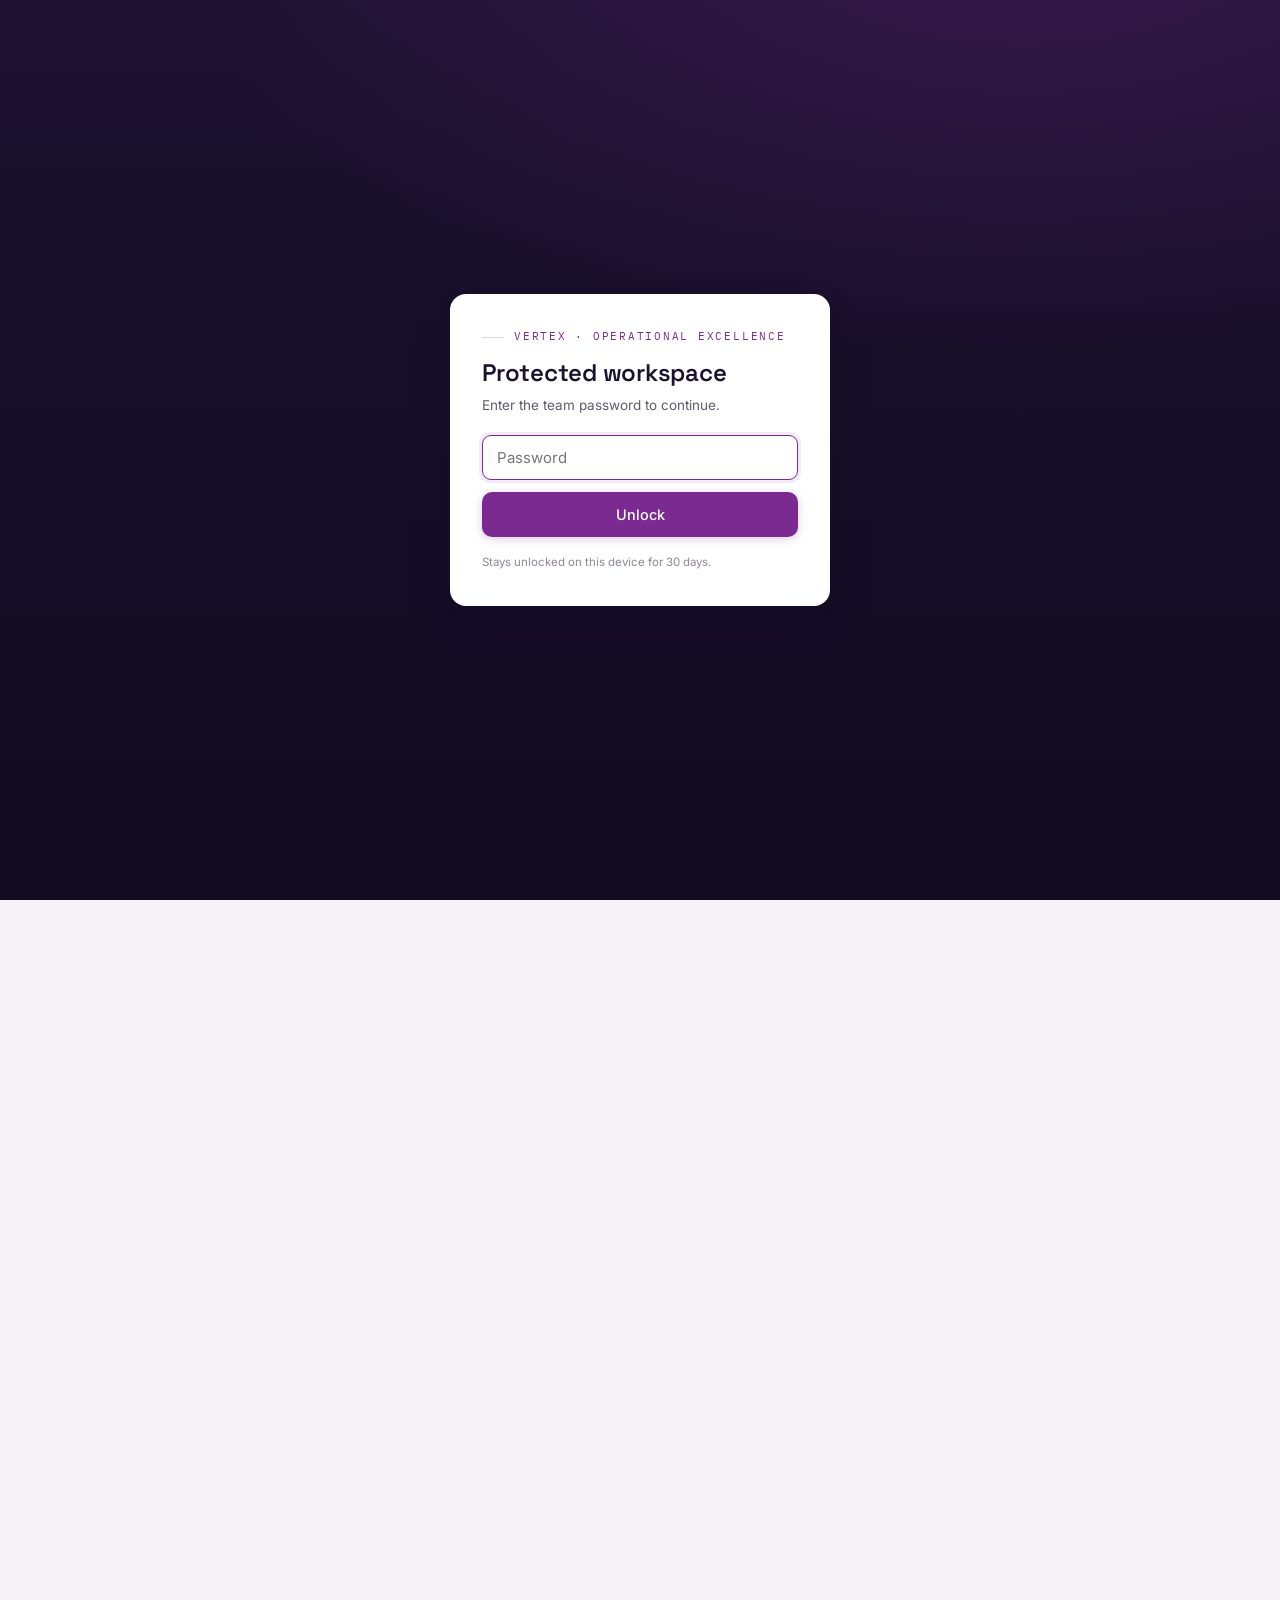
<file: index.html>
<!DOCTYPE html>
<html lang="en">
<head>
<meta charset="UTF-8" />
<meta name="viewport" content="width=device-width, initial-scale=1.0" />
<title>Operational Excellence · Vertex Operations &amp; Real Estate</title>
<link rel="preconnect" href="https://fonts.googleapis.com">
<link rel="preconnect" href="https://fonts.gstatic.com" crossorigin>
<link href="https://fonts.googleapis.com/css2?family=Space+Grotesk:wght@400;500;600;700&family=Inter:wght@400;450;500;600&family=IBM+Plex+Mono:wght@400;500&display=swap" rel="stylesheet">
<link rel="stylesheet" href="styles.css?v=8">
<script>(function(){try{if(document.cookie.indexOf('opex_auth=cf7ac5ef7e393ce051627d85c68a730365caf597db6e57ef596de38b4ebc416e')<0)document.documentElement.classList.add('gate-lock');}catch(e){document.documentElement.classList.add('gate-lock');}})();</script>
</head>
<body data-page="home">

<button class="menu-btn" id="menuBtn" aria-label="Open navigation">
  <svg viewBox="0 0 24 24" fill="none" stroke="currentColor" stroke-width="2"><line x1="4" y1="7" x2="20" y2="7"/><line x1="4" y1="12" x2="20" y2="12"/><line x1="4" y1="17" x2="20" y2="17"/></svg>
</button>
<div class="backdrop" id="backdrop"></div>

<div class="shell">
  <aside class="side" id="side"></aside>

  <main class="main">

    <!-- HERO: what we do + why it matters + CTA -->
    <section class="hero">
      <div class="wrap">
        <div class="eyebrow">Our mission</div>
        <h2>Driving excellence across every <span class="amp">space</span>.</h2>
        <p class="pitch">We aim to drive efficiency, quality, and sustainable growth by applying structured continuous improvement methods and problem-solving tools to standardize, optimize, and scale processes, leverage cross-functional synergies, and deliver lasting improvements that support organizational goals.</p>
        <div class="actions">
          <a class="btn btn-primary" data-open-team>
            <svg viewBox="0 0 24 24" fill="none" stroke="currentColor" stroke-width="2"><path d="M17 21v-2a4 4 0 0 0-4-4H5a4 4 0 0 0-4 4v2"/><circle cx="9" cy="7" r="4"/><path d="M23 21v-2a4 4 0 0 0-3-3.87"/><path d="M16 3.13a4 4 0 0 1 0 7.75"/></svg>
            Meet the team
          </a>
          <a href="operating-model.html" class="btn btn-ghost">How we work</a>
        </div>

        <div class="snapshot">
          <div class="snap"><div class="k">Active projects</div><div class="v"><span data-stat="activeProjects">—</span></div><div class="d" data-stat="activeProjectsNote">across all projects</div></div>
          <div class="snap"><div class="k">In triage</div><div class="v"><span data-stat="inTriage">—</span></div><div class="d" data-stat="inTriageNote">awaiting prioritization</div></div>
          <div class="snap"><div class="k">Projects completed</div><div class="v"><span data-stat="projectsCompleted">—</span></div><div class="d" data-stat="projectsCompletedNote">total to date</div></div>
        </div>
        <div class="snapshot-note">▦ live snapshot · pulls from the active portfolio below</div>
      </div>
    </section>

    <!-- WHY IT MATTERS / GOALS -->
    <section>
      <div class="wrap reveal">
        <div class="eyebrow">Why it matters</div>
        <h3 class="sec-h">What we're driving toward</h3>
        <p class="lede">A structured, scalable approach to create better ways of working.</p>
        <div class="grid-2">
          <div class="card"><span class="tag">Objective 01</span><h4>Standardize and scale processes</h4><p>A transparent scoring model and reusable delivery methods to standardize, optimize, and scale how work happens across the department.</p></div>
          <div class="card"><span class="tag">Objective 02</span><h4>Focus effort on the highest-value problems</h4><p>Projects are prioritized by value and ease, so we take on the work with the highest return on efficiency, quality, and cost.</p></div>
          <div class="card"><span class="tag">Objective 03</span><h4>Absorb complexity, remove barriers</h4><p>As the portfolio grows in breadth and complexity, build ways of working that absorb it — and strip out the operational barriers that slow delivery down.</p></div>
          <div class="card"><span class="tag">Objective 04</span><h4>Make improvements that last and take hold</h4><p>Build solutions that hold after the project closes — documented, owned, and measured — and grow OpEx practices so they become part of how the team operates.</p></div>
        </div>
        <div class="actions" style="margin-top:30px;">
          <a class="btn btn-primary" data-open-team>
            <svg viewBox="0 0 24 24" fill="none" stroke="currentColor" stroke-width="2"><path d="M17 21v-2a4 4 0 0 0-4-4H5a4 4 0 0 0-4 4v2"/><circle cx="9" cy="7" r="4"/><path d="M23 21v-2a4 4 0 0 0-3-3.87"/><path d="M16 3.13a4 4 0 0 1 0 7.75"/></svg>
            Meet the team
          </a>
        </div>
      </div>
    </section>

    <!-- WHAT OUR WORK ADVANCES -->
    <section>
      <div class="wrap reveal">
        <div class="eyebrow">What our work advances</div>
        <h3 class="sec-h">Five pillars. Every project traces to one.</h3>
        <ul class="pillars">
          <li><span class="pn">01</span>Compliance &amp; Risk</li>
          <li><span class="pn">02</span>Growth &amp; Scalability</li>
          <li><span class="pn">03</span>Operational Efficiency</li>
          <li><span class="pn">04</span>Facilities &amp; Asset Performance</li>
          <li><span class="pn">05</span>Workplace Experience &amp; Culture</li>
        </ul>
        <p class="snapshot-note" style="text-align:left;margin-top:16px;">See the <a href="our-focus.html" style="color:var(--signal);border-bottom:1px solid var(--signal-line);">Our Focus</a> page for additional detail.</p>
      </div>
    </section>

    <!-- ACTIVE PORTFOLIO -->
    <section id="portfolio">
      <div class="wrap reveal">
        <div class="eyebrow">▦ Active Portfolio</div>
        <h3 class="sec-h">Where everything stands</h3>
        <p class="lede">A live view of active and incoming work across every pillar. Filter by status to see what's moving.</p>
        <div class="filters">
          <span class="fl">Filter</span>
          <button class="fbtn on" data-f="all">All</button>
          <button class="fbtn" data-f="prog">In progress</button>
          <button class="fbtn" data-f="triage">In triage</button>
          <button class="fbtn" data-f="hold">On hold</button>
          <button class="fbtn" data-f="done">Done</button>
        </div>
        <div class="tbl-wrap">
          <table id="portfolioTbl">
            <thead><tr><th>Project</th><th>Pillar</th><th>Owner</th><th>Priority</th><th>Status</th></tr></thead>
            <tbody>
              <tr class="tbl-state"><td colspan="5">Loading portfolio…</td></tr>
            </tbody>
          </table>
        </div>
        <p class="snapshot-note" style="text-align:left;margin-top:10px;" id="portfolioNote">Connecting to the live list…</p>
      </div>
    </section>

  </main>
</div>

<script src="app.js?v=8"></script>
</body>
</html>
</file>
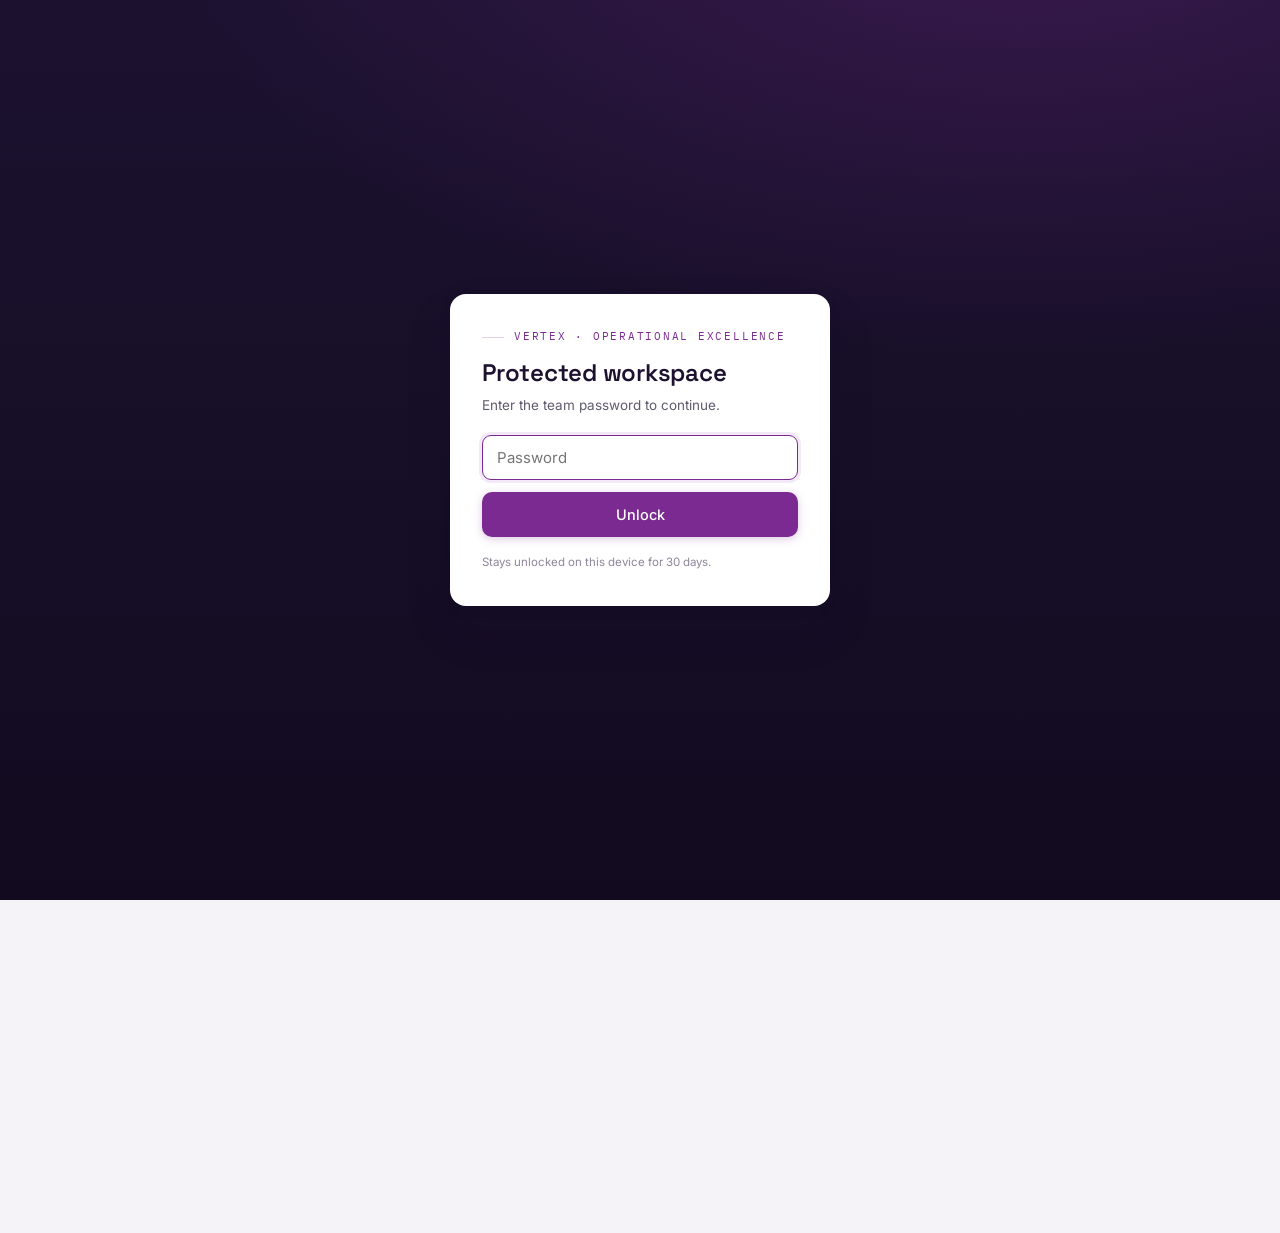
<file: delivery.html>
<!DOCTYPE html>
<html lang="en">
<head>
<meta charset="UTF-8" />
<meta name="viewport" content="width=device-width, initial-scale=1.0" />
<title>Delivery · Operational Excellence</title>
<link rel="preconnect" href="https://fonts.googleapis.com">
<link rel="preconnect" href="https://fonts.gstatic.com" crossorigin>
<link href="https://fonts.googleapis.com/css2?family=Space+Grotesk:wght@400;500;600;700&family=Inter:wght@400;450;500;600&family=IBM+Plex+Mono:wght@400;500&display=swap" rel="stylesheet">
<link rel="stylesheet" href="styles.css?v=8">
<script>(function(){try{if(document.cookie.indexOf('opex_auth=cf7ac5ef7e393ce051627d85c68a730365caf597db6e57ef596de38b4ebc416e')<0)document.documentElement.classList.add('gate-lock');}catch(e){document.documentElement.classList.add('gate-lock');}})();</script>
</head>
<body data-page="delivery">

<button class="menu-btn" id="menuBtn" aria-label="Open navigation">
  <svg viewBox="0 0 24 24" fill="none" stroke="currentColor" stroke-width="2"><line x1="4" y1="7" x2="20" y2="7"/><line x1="4" y1="12" x2="20" y2="12"/><line x1="4" y1="17" x2="20" y2="17"/></svg>
</button>
<div class="backdrop" id="backdrop"></div>

<div class="shell">
  <aside class="side" id="side"></aside>

  <main class="main">
    <section>
      <div class="wrap reveal">
        <div class="eyebrow">03 — Delivery</div>
        <h3 class="sec-h">From charter to closed</h3>
        <p class="lede">How an accepted project actually gets delivered — the stages, the gate that must be cleared at each step, and the artifacts that travel with the work.</p>

        <h4 style="font-size:15px;margin-top:36px;color:var(--slate);font-family:'IBM Plex Mono',monospace;letter-spacing:.06em;text-transform:uppercase;font-weight:500;">Stage gates</h4>
        <div class="flow">
          <div class="step step-pop" data-title="Charter" data-eyebrow="Stage gates" data-desc="(Once project is selected) The desired outcome becomes a specific measurable target, scope and milestones are clarified and accountability is assigned."><div class="num">01</div><div class="t">Charter</div><div class="step-hint">Details ›</div></div>
          <div class="step step-pop" data-title="Delivery" data-eyebrow="Stage gates" data-desc="The project team executes against the chartered milestones. Progress is tracked through status reports, blockers are escalated and cleared, and any change to scope, timeline, or budget goes through change control."><div class="num">02</div><div class="t">Delivery</div><div class="step-hint">Details ›</div></div>
          <div class="step step-pop" data-title="Close" data-eyebrow="Stage gates" data-desc="The outcome is validated against the charter's success metrics. Lessons are logged, benefits and value are validated, and project impact is communicated."><div class="num">03</div><div class="t">Close</div><div class="step-hint">Details ›</div></div>
        </div>

        <div class="tbl-wrap">
          <table>
            <thead><tr><th>Stage</th><th>Owner</th><th>Delivered</th><th>Artifact</th></tr></thead>
            <tbody>
              <tr><td>Charter</td><td>OpEx lead + Project lead</td><td>Scope, outcome, milestones, and budget approved.</td><td>Project charter</td></tr>
              <tr><td>Delivery</td><td>Project team</td><td>Milestones met; outcome demonstrably delivered.</td><td>Status reports</td></tr>
              <tr><td>Close</td><td>OpEx lead</td><td>Outcome accepted by sponsor; lessons logged.</td><td>Closeout / A3</td></tr>
            </tbody>
          </table>
        </div>

        <h4 style="font-size:15px;margin-top:46px;color:var(--slate);font-family:'IBM Plex Mono',monospace;letter-spacing:.06em;text-transform:uppercase;font-weight:500;">Delivery artifacts</h4>
        <div class="grid-2">
          <div class="card"><span class="tag">Template</span><h4>Project charter</h4><p>One page: problem, outcome, scope, owner, milestones, budget, and the success measure. Approved before delivery starts.</p></div>
          <div class="card"><span class="tag">Template</span><h4>Status report</h4><p>RAG status, % complete, next milestone, and any blocker needing a decision — the same fields shown in the portfolio.</p></div>
          <div class="card"><span class="tag">Template</span><h4>Milestone tracker</h4><p>Dated milestones with owners; the source for target dates and on-track/at-risk calls.</p></div>
          <div class="card"><span class="tag">Template</span><h4>Closeout &amp; A3</h4><p>Outcome vs. target, what worked, what didn't, and any standard to fold back into the SOPs.</p></div>
        </div>
        <p class="snapshot-note" style="text-align:left;margin-top:10px;">[Link the live templates here once finalized — e.g. a shared Drive or SharePoint folder.]</p>
      </div>
    </section>
  </main>
</div>

<script src="app.js?v=8"></script>
</body>
</html>
</file>
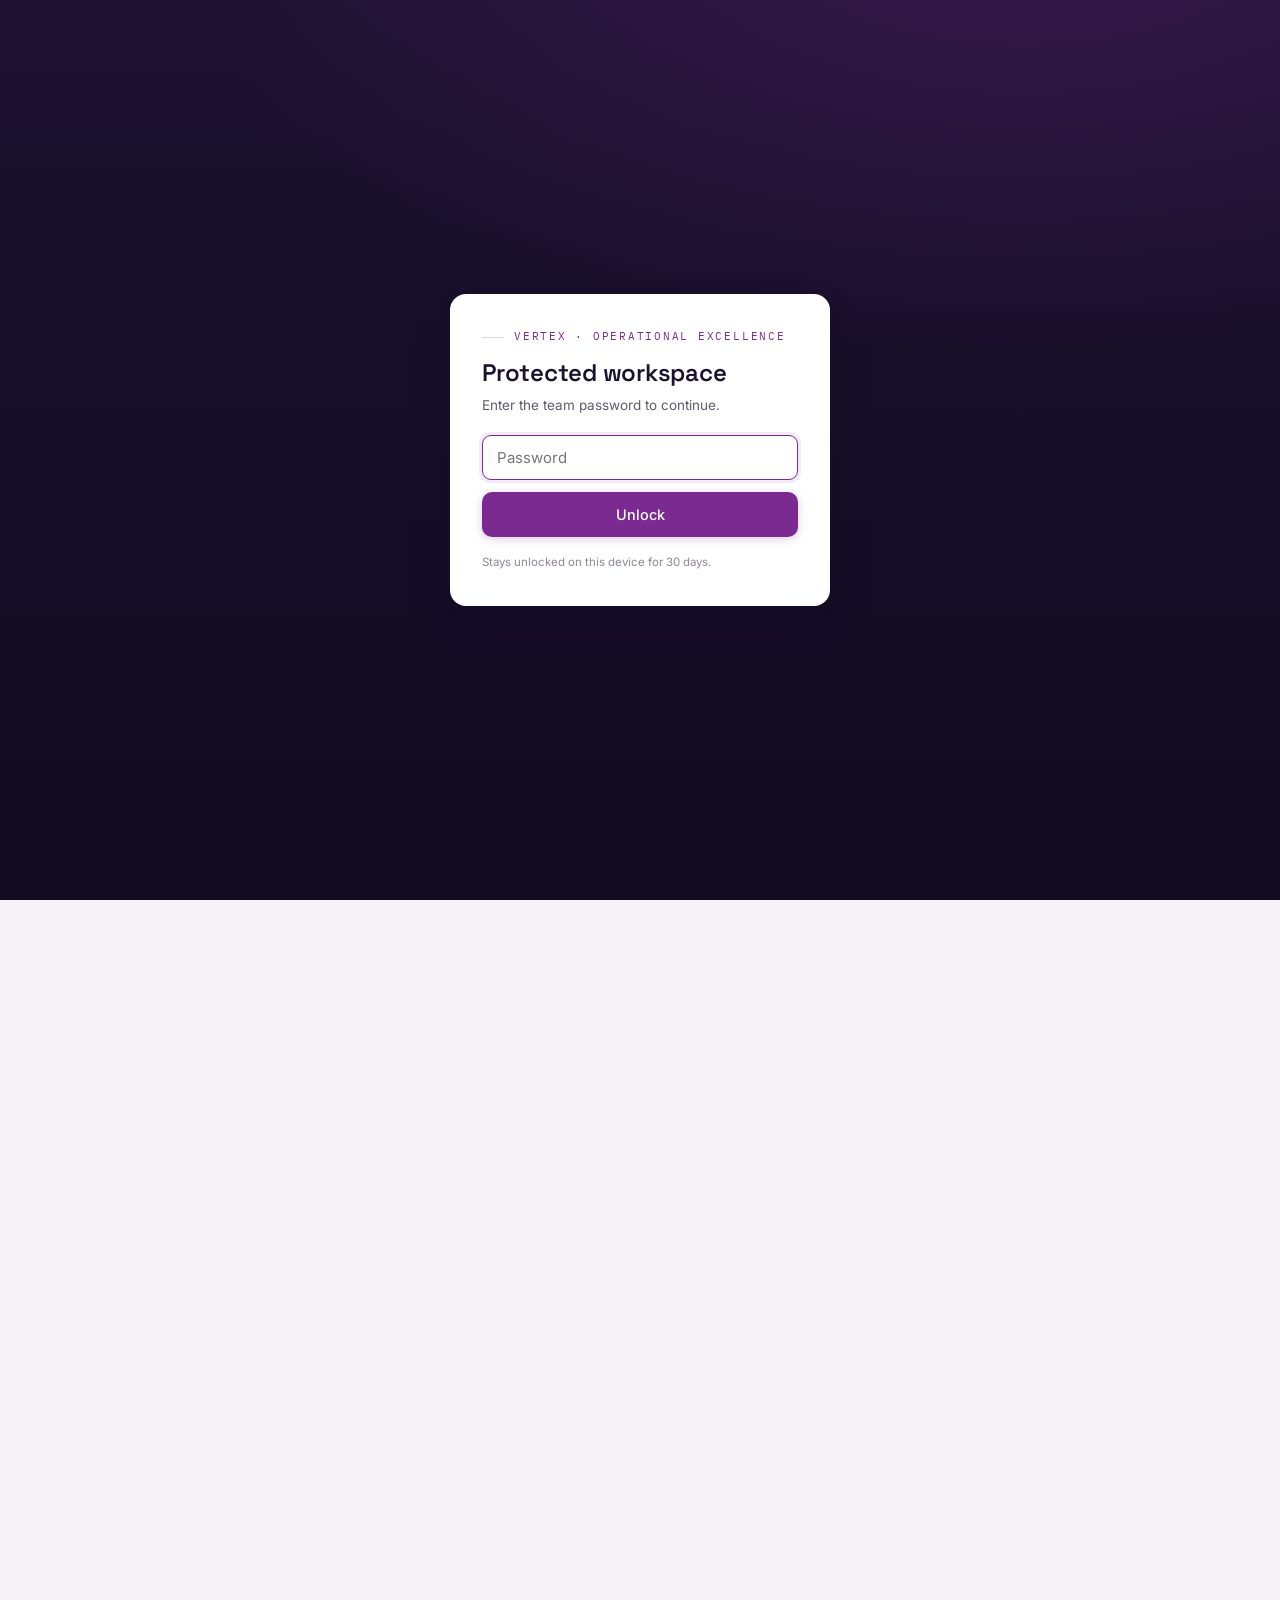
<file: governance.html>
<!DOCTYPE html>
<html lang="en">
<head>
<meta charset="UTF-8" />
<meta name="viewport" content="width=device-width, initial-scale=1.0" />
<title>Governance · Operational Excellence</title>
<link rel="preconnect" href="https://fonts.googleapis.com">
<link rel="preconnect" href="https://fonts.gstatic.com" crossorigin>
<link href="https://fonts.googleapis.com/css2?family=Space+Grotesk:wght@400;500;600;700&family=Inter:wght@400;450;500;600&family=IBM+Plex+Mono:wght@400;500&display=swap" rel="stylesheet">
<link rel="stylesheet" href="styles.css?v=8">
<script>(function(){try{if(document.cookie.indexOf('opex_auth=cf7ac5ef7e393ce051627d85c68a730365caf597db6e57ef596de38b4ebc416e')<0)document.documentElement.classList.add('gate-lock');}catch(e){document.documentElement.classList.add('gate-lock');}})();</script>
</head>
<body data-page="governance">

<button class="menu-btn" id="menuBtn" aria-label="Open navigation">
  <svg viewBox="0 0 24 24" fill="none" stroke="currentColor" stroke-width="2"><line x1="4" y1="7" x2="20" y2="7"/><line x1="4" y1="12" x2="20" y2="12"/><line x1="4" y1="17" x2="20" y2="17"/></svg>
</button>
<div class="backdrop" id="backdrop"></div>

<div class="shell">
  <aside class="side" id="side"></aside>

  <main class="main">
    <section>
      <div class="wrap reveal">
        <div class="eyebrow">02 — Governance</div>
        <h3 class="sec-h">Who decides, and how</h3>
        <p class="lede">How decisions get made, who holds which authority, where work is reviewed, and how to escalate when something is stuck — so accountability is clear and every decision has an owner.</p>

        <h4 style="font-size:15px;margin-top:36px;color:var(--slate);font-family:'IBM Plex Mono',monospace;letter-spacing:.06em;text-transform:uppercase;font-weight:500;">Decision rights</h4>
        <div class="tbl-wrap">
          <table class="roles-tbl">
            <thead><tr><th style="width:32%;">Role</th><th>Responsibility</th></tr></thead>
            <tbody>
              <tr><td>Executive Sponsor<span class="role-sub">Operations &amp; RE VP</span></td><td>Ensures the OpEx function stays aligned to functional goals, owns final sign-off on portfolio prioritization and strategy &amp; framework changes, and serves as the final escalation point when decisions exceed the project sponsor's authority.</td></tr>
              <tr><td>Operations &amp; RE LT</td><td>Governs the portfolio collectively — aligning on priorities, resourcing, and strategy at the monthly portfolio review and quarterly strategy &amp; framework review.</td></tr>
              <tr><td>Project Sponsor<span class="role-sub">Operations &amp; RE LT member</span></td><td>Accountable for strategic alignment, key decisions, removing roadblocks, and ensuring the project delivers its intended business value.</td></tr>
              <tr><td>Project Team</td><td>Executes the project deliverables in accordance with the approved charter — the individuals doing the work, tracking progress and managing blockers.</td></tr>
              <tr><td>OpEx Team</td><td>Owns the day-to-day operation of the OpEx function, maintains and continuously improves the OpEx framework, manages the portfolio governance process, facilitates review forums, and guides projects through the operating model from intake to close.</td></tr>
            </tbody>
          </table>
        </div>

        <h4 style="font-size:15px;margin-top:46px;color:var(--slate);font-family:'IBM Plex Mono',monospace;letter-spacing:.06em;text-transform:uppercase;font-weight:500;">Governance forums</h4>
        <div class="tbl-wrap">
          <table>
            <thead><tr><th>Forum</th><th>Cadence</th><th>Decides</th></tr></thead>
            <tbody>
              <tr><td>Intake &amp; Triage Review</td><td class="mono">Weekly</td><td>Accept / decline, score, and prioritize new requests; unblock active work. Exceptions needing Operations &amp; RE LT input are escalated from this forum.</td></tr>
              <tr><td>Portfolio Review</td><td class="mono">Monthly</td><td>Status updates, reprioritization, resourcing, and stage-gate go / no-go decisions. Includes benefit validation and closure / handoff review with Operations &amp; RE LT.</td></tr>
              <tr><td>Strategy &amp; Framework Review</td><td class="mono">Quarterly</td><td>Goals, scoring weights, SOPs, and the roadmap of what to build next. Operations &amp; RE LT weigh in on any proposed changes.</td></tr>
            </tbody>
          </table>
        </div>
        <p class="snapshot-note" style="text-align:left;margin-top:10px;">All forums are led by the OpEx team.</p>

        <h4 style="font-size:15px;margin-top:46px;color:var(--slate);font-family:'IBM Plex Mono',monospace;letter-spacing:.06em;text-transform:uppercase;font-weight:500;">Escalation path</h4>
        <div class="flow">
          <div class="step"><div class="num">01</div><div class="t">Raise</div><div class="x">Project team flags the blocker on the project, with impact and the decision needed.</div></div>
          <div class="step"><div class="num">02</div><div class="t">Project lead</div><div class="x">Resolves within 2 business days where it's theirs to call.</div></div>
          <div class="step"><div class="num">03</div><div class="t">OpEx Team</div><div class="x">Assesses and resolves at the weekly triage review if the project lead is not able to solution.</div></div>
          <div class="step"><div class="num">04</div><div class="t">Project / Executive Sponsor</div><div class="x">Only true exceptions — money, risk, or conflicting priorities.</div></div>
        </div>

        <h4 style="font-size:15px;margin-top:46px;color:var(--slate);font-family:'IBM Plex Mono',monospace;letter-spacing:.06em;text-transform:uppercase;font-weight:500;">Change control</h4>
        <p class="lede" style="margin-top:14px;">Any in-flight request must submit a change request if it impacts timeline, budget, scope, resource allocation, and/or compliance obligation. The OpEx team will assess the proposed change and consult the appropriate governing bodies before a final decision is made.</p>
      </div>
    </section>
  </main>
</div>

<script src="app.js?v=8"></script>
</body>
</html>
</file>
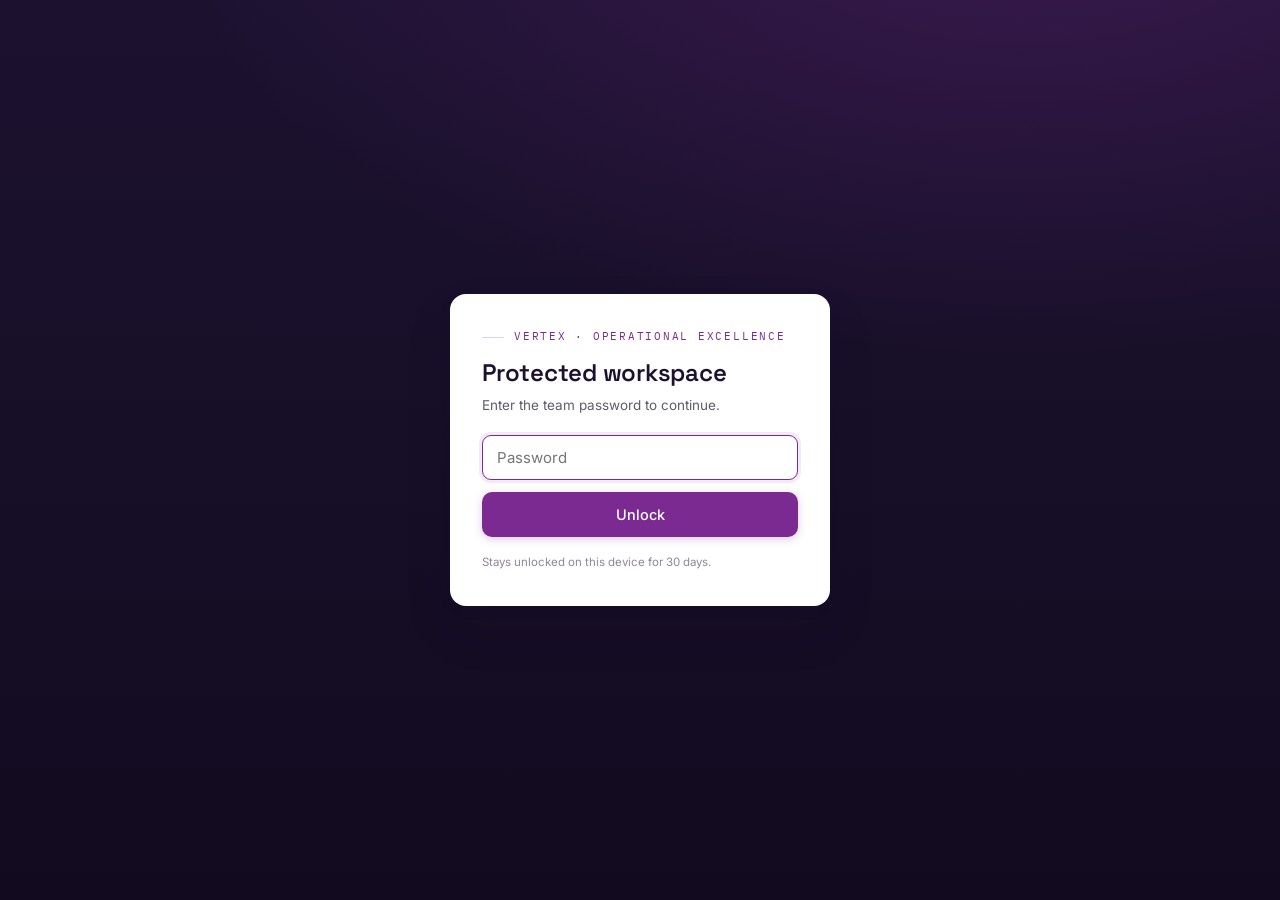
<file: improvement.html>
<!DOCTYPE html>
<html lang="en">
<head>
<meta charset="UTF-8" />
<meta name="viewport" content="width=device-width, initial-scale=1.0" />
<title>Improvement · Operational Excellence</title>
<link rel="preconnect" href="https://fonts.googleapis.com">
<link rel="preconnect" href="https://fonts.gstatic.com" crossorigin>
<link href="https://fonts.googleapis.com/css2?family=Space+Grotesk:wght@400;500;600;700&family=Inter:wght@400;450;500;600&family=IBM+Plex+Mono:wght@400;500&display=swap" rel="stylesheet">
<link rel="stylesheet" href="styles.css?v=8">
<script>(function(){try{if(document.cookie.indexOf('opex_auth=cf7ac5ef7e393ce051627d85c68a730365caf597db6e57ef596de38b4ebc416e')<0)document.documentElement.classList.add('gate-lock');}catch(e){document.documentElement.classList.add('gate-lock');}})();</script>
</head>
<body data-page="improvement">

<button class="menu-btn" id="menuBtn" aria-label="Open navigation">
  <svg viewBox="0 0 24 24" fill="none" stroke="currentColor" stroke-width="2"><line x1="4" y1="7" x2="20" y2="7"/><line x1="4" y1="12" x2="20" y2="12"/><line x1="4" y1="17" x2="20" y2="17"/></svg>
</button>
<div class="backdrop" id="backdrop"></div>

<div class="shell">
  <aside class="side" id="side"></aside>

  <main class="main">
    <section>
      <div class="wrap reveal">
        <div class="eyebrow">05 — Continuous Improvement</div>
        <h3 class="sec-h">How we get better over time</h3>
        <p class="lede">To be updated.</p>
      </div>
    </section>
  </main>
</div>

<script src="app.js?v=8"></script>
</body>
</html>
</file>
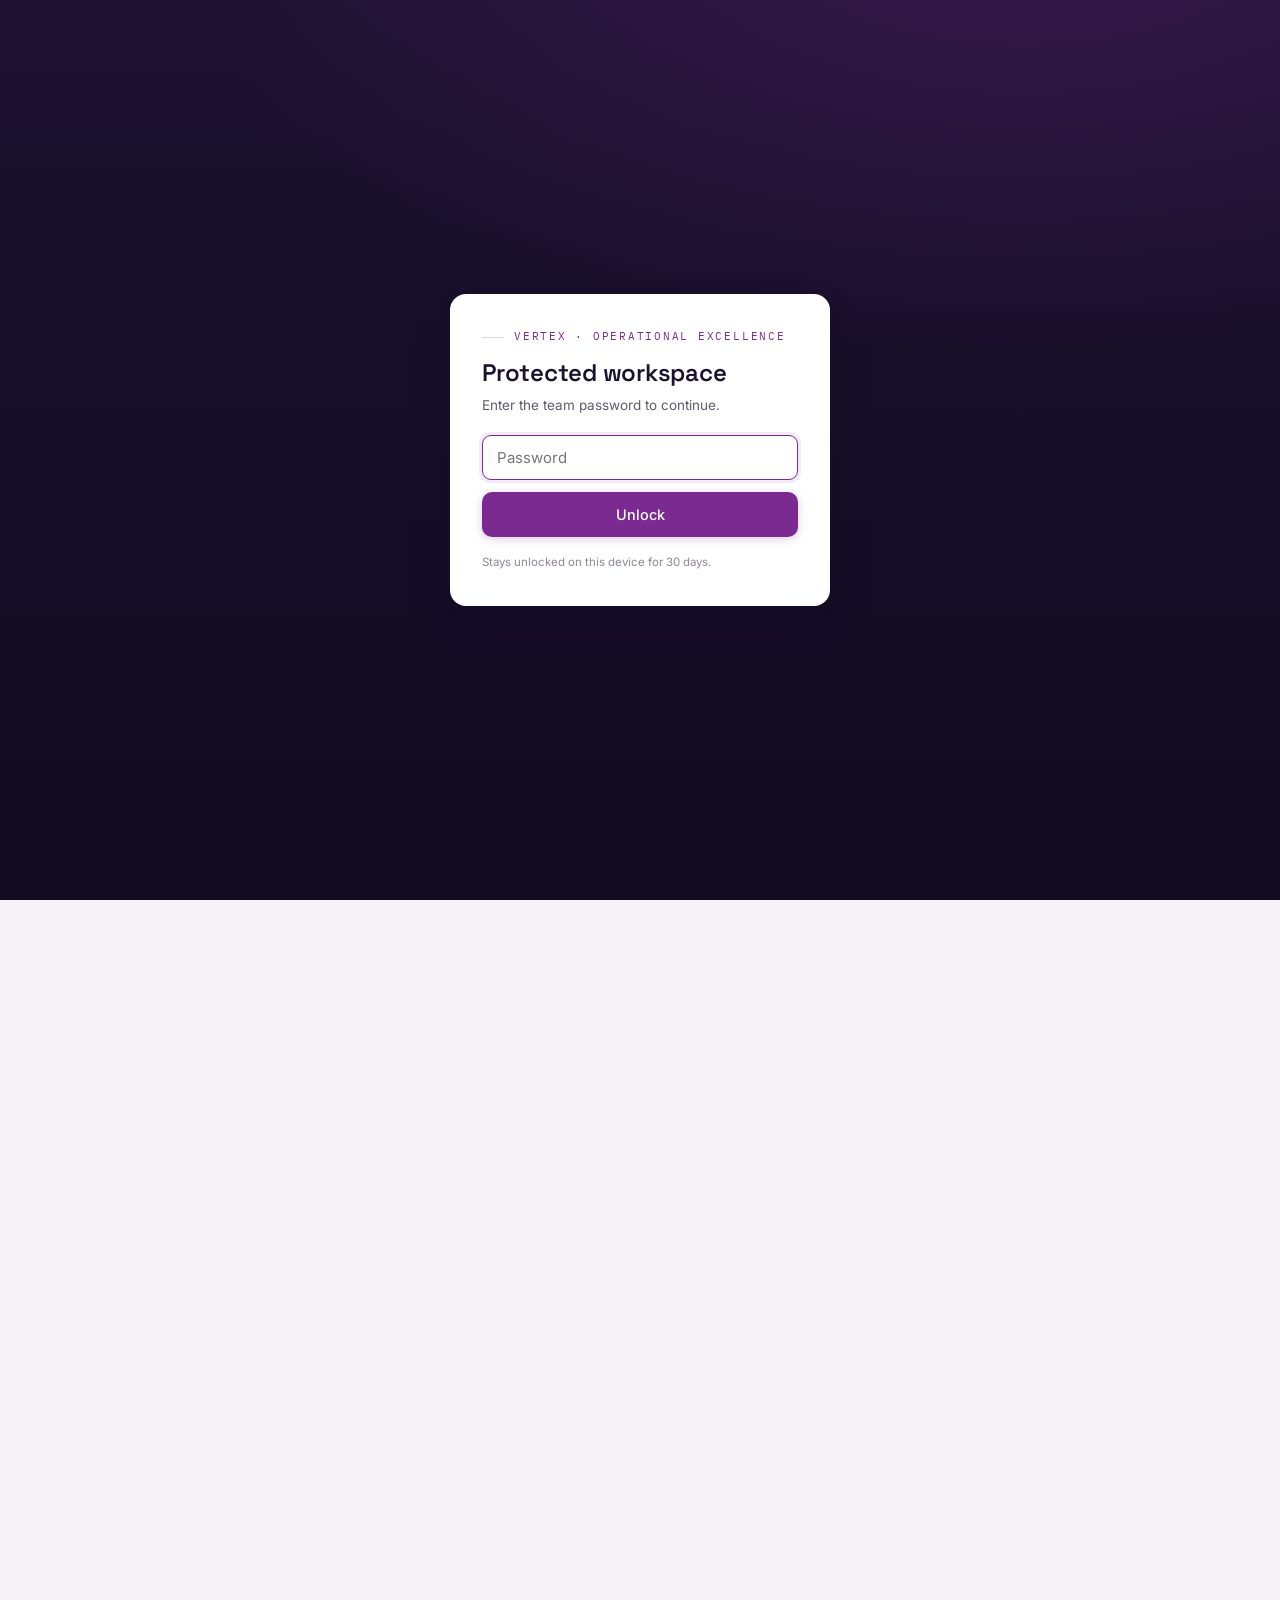
<file: operating-model.html>
<!DOCTYPE html>
<html lang="en">
<head>
<meta charset="UTF-8" />
<meta name="viewport" content="width=device-width, initial-scale=1.0" />
<title>Operating Model · Operational Excellence</title>
<link rel="preconnect" href="https://fonts.googleapis.com">
<link rel="preconnect" href="https://fonts.gstatic.com" crossorigin>
<link href="https://fonts.googleapis.com/css2?family=Space+Grotesk:wght@400;500;600;700&family=Inter:wght@400;450;500;600&family=IBM+Plex+Mono:wght@400;500&display=swap" rel="stylesheet">
<link rel="stylesheet" href="styles.css?v=8">
<script>(function(){try{if(document.cookie.indexOf('opex_auth=cf7ac5ef7e393ce051627d85c68a730365caf597db6e57ef596de38b4ebc416e')<0)document.documentElement.classList.add('gate-lock');}catch(e){document.documentElement.classList.add('gate-lock');}})();</script>
</head>
<body data-page="operating">

<button class="menu-btn" id="menuBtn" aria-label="Open navigation">
  <svg viewBox="0 0 24 24" fill="none" stroke="currentColor" stroke-width="2"><line x1="4" y1="7" x2="20" y2="7"/><line x1="4" y1="12" x2="20" y2="12"/><line x1="4" y1="17" x2="20" y2="17"/></svg>
</button>
<div class="backdrop" id="backdrop"></div>

<div class="shell">
  <aside class="side" id="side"></aside>

  <main class="main">
    <section>
      <div class="wrap reveal">
        <div class="eyebrow">01 — Operating Model</div>
        <h3 class="sec-h">How work gets done</h3>
        <p class="lede">How a request moves from submission to close — and how we decide what gets prioritized along the way.</p>

        <h4 style="font-size:15px;margin-top:36px;color:var(--slate);font-family:'IBM Plex Mono',monospace;letter-spacing:.06em;text-transform:uppercase;font-weight:500;">From request to close</h4>
        <div class="flow">
          <div class="step step-pop" data-title="Intake" data-eyebrow="From request to close" data-desc="A project is identified — through discovery work, OpEx portfolio, or an exception — and submitted through the intake form. Initial problem, outcome and stakeholders are captured at a high level."><div class="num">01</div><div class="t">Intake</div><div class="step-hint">Details ›</div></div>
          <div class="step step-pop" data-title="Triage" data-eyebrow="From request to close" data-desc="The request is scored on a value vs. ease matrix, and either accepted or declined into the portfolio (within 5 business days of submission). Prioritization occurs at the monthly portfolio review with the leadership team."><div class="num">02</div><div class="t">Triage</div><div class="step-hint">Details ›</div></div>
          <div class="step step-pop" data-title="Charter" data-eyebrow="From request to close" data-desc="(Once project is selected) The desired outcome becomes a specific measurable target, scope and milestones are clarified and accountability is assigned."><div class="num">03</div><div class="t">Charter</div><div class="step-hint">Details ›</div></div>
          <div class="step step-pop" data-title="Delivery" data-eyebrow="From request to close" data-desc="The project team executes against the chartered milestones. Progress is tracked through status reports, blockers are escalated and cleared, and any change to scope, timeline, or budget goes through change control."><div class="num">04</div><div class="t">Delivery</div><div class="step-hint">Details ›</div></div>
          <div class="step step-pop" data-title="Close" data-eyebrow="From request to close" data-desc="The outcome is validated against the charter's success metrics. Lessons are logged, benefits and value are validated, and project impact is communicated."><div class="num">05</div><div class="t">Close</div><div class="step-hint">Details ›</div></div>
        </div>

        <h4 style="font-size:15px;margin-top:46px;color:var(--slate);font-family:'IBM Plex Mono',monospace;letter-spacing:.06em;text-transform:uppercase;font-weight:500;">How priority is set</h4>
        <p class="lede" style="margin-top:14px;">Every request is scored on two axes — the <strong style="color:var(--ink);font-weight:600;">value</strong> it creates and the <strong style="color:var(--ink);font-weight:600;">ease</strong> of delivering it — then placed on the priority matrix.</p>

        <div class="matrix">
          <div class="m-yl">High value</div>
          <div class="quad quad-bet"><span class="quad-tag">Plan &amp; invest</span><span class="quad-meta">High value · Low ease</span><p>Worth doing, but needs sufficient planning and time commitment.</p></div>
          <div class="quad quad-win"><span class="quad-tag">Quick win</span><span class="quad-meta">High value · High ease</span><p>High impact and easy to do — prioritize these first.</p></div>
          <div class="m-yl">Low value</div>
          <div class="quad quad-stop"><span class="quad-tag">Defer / Stop</span><span class="quad-meta">Low value · Low ease</span><p>Takes more effort than it's worth — do not pursue.</p></div>
          <div class="quad quad-reeval"><span class="quad-tag">Confirm value</span><span class="quad-meta">Low value · High ease</span><p>Easy to do, but confirm it is worth doing before committing.</p></div>
          <div class="m-corner"></div>
          <div class="m-xl">Low ease</div>
          <div class="m-xl">High ease</div>
        </div>

        <h4 style="font-size:15px;margin-top:46px;color:var(--slate);font-family:'IBM Plex Mono',monospace;letter-spacing:.06em;text-transform:uppercase;font-weight:500;">Scoring dimensions</h4>
        <p class="lede" style="margin-top:14px;"><strong style="color:var(--ink);font-weight:600;">Value score (1–5)</strong> — how much benefit the project delivers (5 = highest value, 1 = lowest).</p>
        <div class="tbl-wrap">
          <table>
            <thead><tr><th style="width:36%;">Criteria</th><th>What it means</th></tr></thead>
            <tbody>
              <tr><td>Strategic Alignment</td><td>How strongly the project serves the pillar it maps to — Risk &amp; Compliance, Growth &amp; Scalability, Operational Efficiency, Facilities &amp; Asset Performance, or Workplace Experience &amp; Culture.</td></tr>
              <tr><td>Financial Impact</td><td>Expected cost savings, cost avoidance, or revenue protection.</td></tr>
              <tr><td>Urgency / Cost of Inaction</td><td>How much worse the problem gets — or how much value is lost — if the project is deferred.</td></tr>
              <tr><td>Breadth of Impact</td><td>How many teams, sites, or people benefit from the project.</td></tr>
            </tbody>
          </table>
        </div>
        <p class="lede" style="margin-top:24px;"><strong style="color:var(--ink);font-weight:600;">Ease score (1–5)</strong> — how straightforward the project is to execute (5 = easiest, 1 = hardest).</p>
        <div class="tbl-wrap">
          <table>
            <thead><tr><th style="width:36%;">Criteria</th><th>What it means</th></tr></thead>
            <tbody>
              <tr><td>Resource &amp; Budget Availability</td><td>Whether funding, staffing, and capital are already accessible or need to be secured.</td></tr>
              <tr><td>Stakeholder &amp; Approval Complexity</td><td>Number of approvals, cross-functional dependencies, or competing priorities involved.</td></tr>
              <tr><td>Data &amp; System Readiness</td><td>Whether the data, systems, or infrastructure needed already exist and are reliable.</td></tr>
              <tr><td>Change Readiness</td><td>How much process change or behavior change is required from the teams affected.</td></tr>
            </tbody>
          </table>
        </div>

        <p class="lede" style="margin-top:46px;">Decision rights, governance forums, escalation path and change control live on the <a href="governance.html" style="color:var(--signal);border-bottom:1px solid var(--signal-line);">Governance</a> page.</p>

        <h4 style="font-size:15px;margin-top:46px;color:var(--slate);font-family:'IBM Plex Mono',monospace;letter-spacing:.06em;text-transform:uppercase;font-weight:500;">Exception handling</h4>
        <p class="lede" style="margin-top:14px;">An exception may be raised when one or more of the following is present:</p>
        <ul style="margin:14px 0 0;padding-left:20px;color:var(--muted);font-size:15px;line-height:1.85;max-width:62ch;">
          <li>A regulatory, legal, or contractual obligation with a hard deadline.</li>
          <li>A safety or security risk that worsens the longer it is unaddressed.</li>
          <li>A credible, time-bound risk.</li>
          <li>A dependency blocking a disproportionate amount of downstream work.</li>
        </ul>
        <p class="lede" style="margin-top:18px;"><strong style="color:var(--ink);font-weight:600;">Raising a request:</strong> Requests are submitted through the intake form and follow the normal review procedures. It must state the triggering condition, the deadline or risk, the work displaced, and the cost of inaction.</p>
      </div>
    </section>
  </main>
</div>

<script src="app.js?v=8"></script>
</body>
</html>
</file>
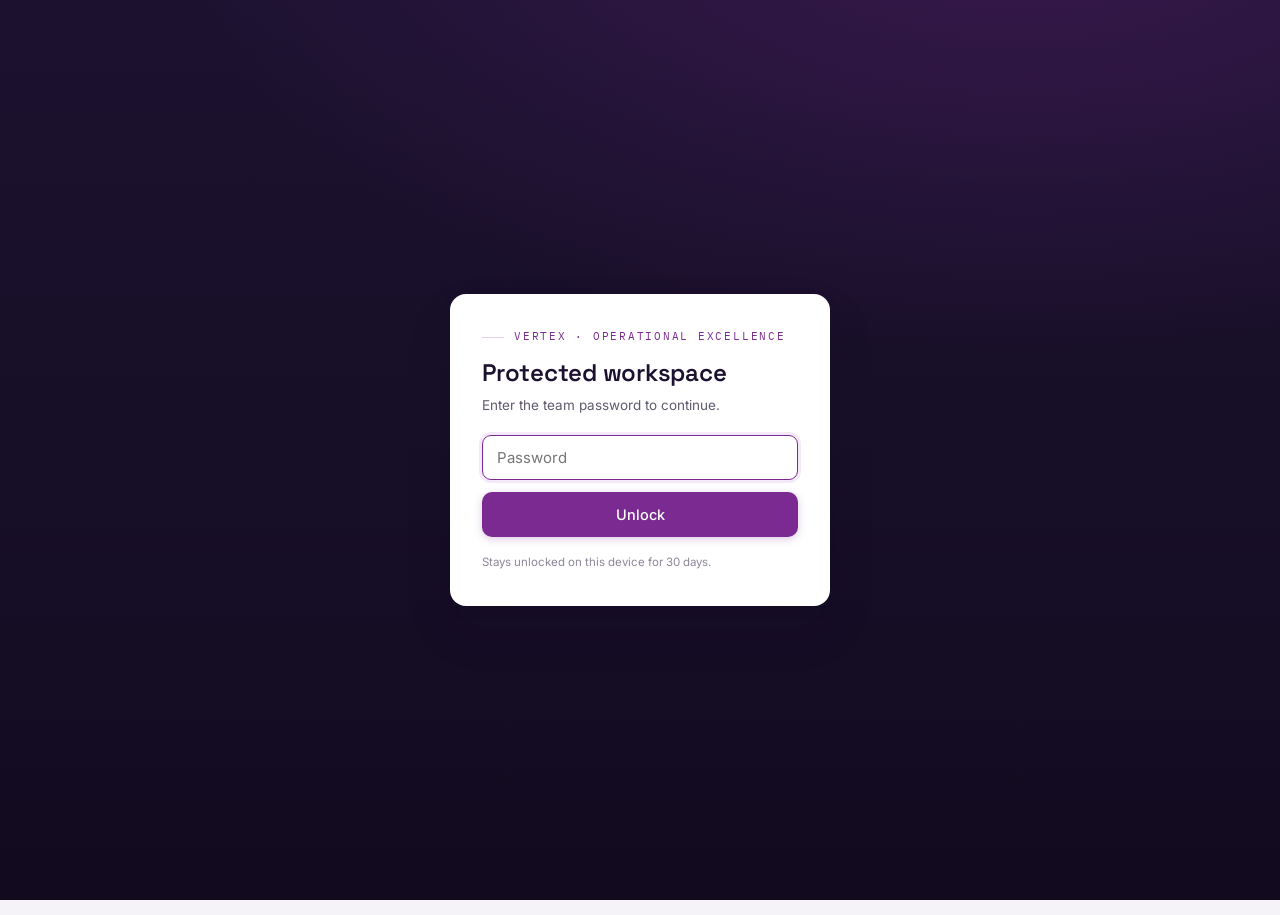
<file: our-focus.html>
<!DOCTYPE html>
<html lang="en">
<head>
<meta charset="UTF-8" />
<meta name="viewport" content="width=device-width, initial-scale=1.0" />
<title>Our Focus · Operational Excellence</title>
<link rel="preconnect" href="https://fonts.googleapis.com">
<link rel="preconnect" href="https://fonts.gstatic.com" crossorigin>
<link href="https://fonts.googleapis.com/css2?family=Space+Grotesk:wght@400;500;600;700&family=Inter:wght@400;450;500;600&family=IBM+Plex+Mono:wght@400;500&display=swap" rel="stylesheet">
<link rel="stylesheet" href="styles.css?v=8">
<script>(function(){try{if(document.cookie.indexOf('opex_auth=cf7ac5ef7e393ce051627d85c68a730365caf597db6e57ef596de38b4ebc416e')<0)document.documentElement.classList.add('gate-lock');}catch(e){document.documentElement.classList.add('gate-lock');}})();</script>
</head>
<body data-page="focus">

<button class="menu-btn" id="menuBtn" aria-label="Open navigation">
  <svg viewBox="0 0 24 24" fill="none" stroke="currentColor" stroke-width="2"><line x1="4" y1="7" x2="20" y2="7"/><line x1="4" y1="12" x2="20" y2="12"/><line x1="4" y1="17" x2="20" y2="17"/></svg>
</button>
<div class="backdrop" id="backdrop"></div>

<div class="shell">
  <aside class="side" id="side"></aside>

  <main class="main">
    <section>
      <div class="wrap reveal">
        <div class="eyebrow">◆ Our Focus</div>
        <h3 class="sec-h">The pillars our work traces to</h3>
        <p class="lede">Every project on the portfolio advances one of these. If it doesn't fit a pillar, it doesn't enter the portfolio.</p>

        <dl class="principles" style="margin-top:30px;">
          <div class="prin"><dt><span class="pillar-k">Pillar 01</span>Compliance &amp; Risk</dt><dd>Projects driven by regulatory, safety, code, lease/legal, or audit requirements across facilities, real estate, and operations.</dd></div>
          <div class="prin"><dt><span class="pillar-k">Pillar 02</span>Growth &amp; Scalability</dt><dd>New sites, expansions, and capital projects tied to footprint or capacity growth, and lease strategy for new space.</dd></div>
          <div class="prin"><dt><span class="pillar-k">Pillar 03</span>Operational Efficiency</dt><dd>Process improvement, cost reduction, and/or standardization within existing operations.</dd></div>
          <div class="prin"><dt><span class="pillar-k">Pillar 04</span>Facilities &amp; Asset Performance</dt><dd>Maintenance programs, building systems, space utilization, and vendor management for existing physical assets.</dd></div>
          <div class="prin"><dt><span class="pillar-k">Pillar 05</span>Workplace Experience &amp; Culture</dt><dd>Space planning for employee experience, safety culture, and how the environment supports the way people work.</dd></div>
        </dl>

        <p class="lede" style="margin-top:26px;">These pillars are tied directly to the <a href="operating-model.html" style="color:var(--signal);border-bottom:1px solid var(--signal-line);">Priority Matrix</a> within the Operating Model.</p>
      </div>
    </section>
  </main>
</div>

<script src="app.js?v=8"></script>
</body>
</html>
</file>
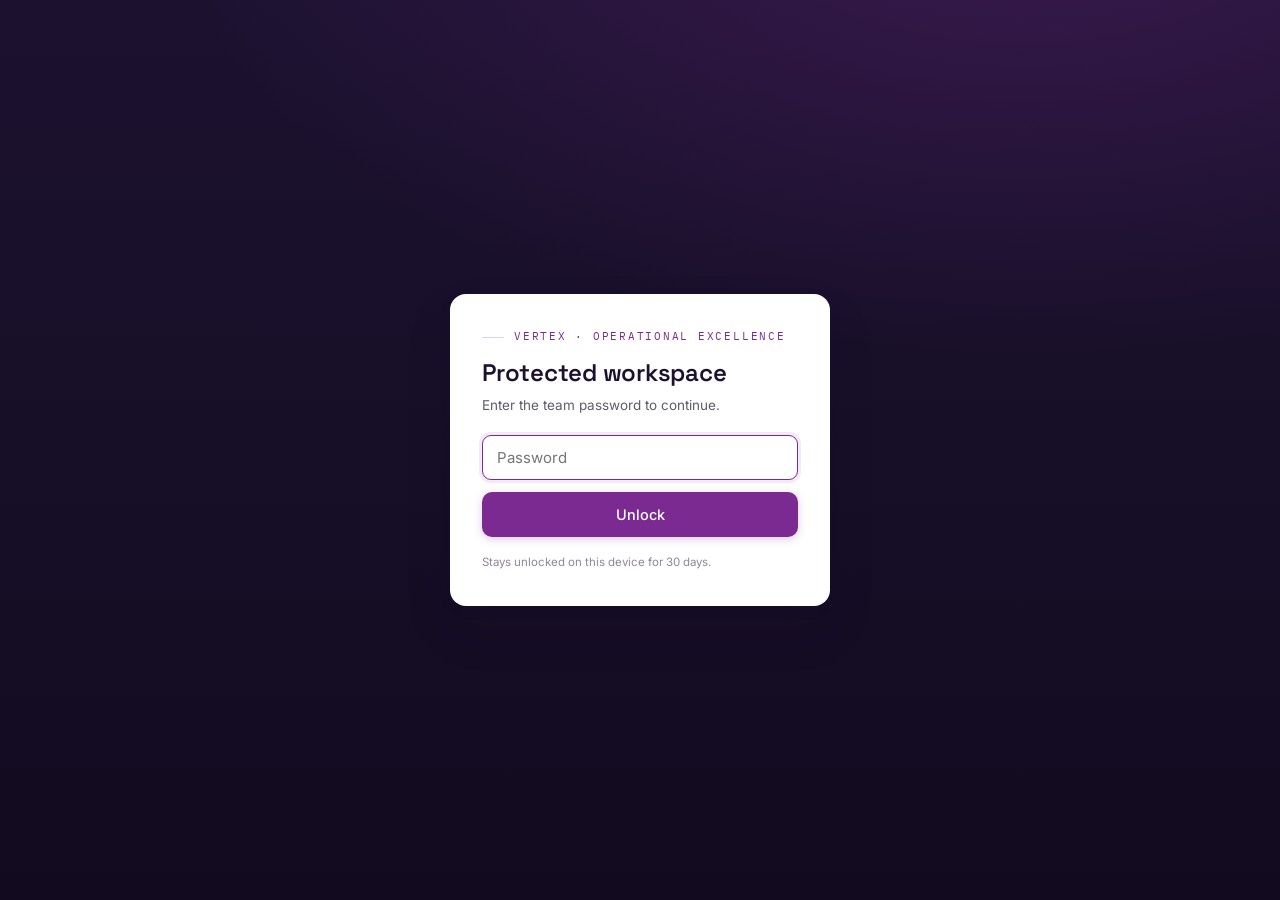
<file: performance.html>
<!DOCTYPE html>
<html lang="en">
<head>
<meta charset="UTF-8" />
<meta name="viewport" content="width=device-width, initial-scale=1.0" />
<title>Performance · Operational Excellence</title>
<link rel="preconnect" href="https://fonts.googleapis.com">
<link rel="preconnect" href="https://fonts.gstatic.com" crossorigin>
<link href="https://fonts.googleapis.com/css2?family=Space+Grotesk:wght@400;500;600;700&family=Inter:wght@400;450;500;600&family=IBM+Plex+Mono:wght@400;500&display=swap" rel="stylesheet">
<link rel="stylesheet" href="styles.css">
<script>(function(){try{if(document.cookie.indexOf('opex_auth=cf7ac5ef7e393ce051627d85c68a730365caf597db6e57ef596de38b4ebc416e')<0)document.documentElement.classList.add('gate-lock');}catch(e){document.documentElement.classList.add('gate-lock');}})();</script>
</head>
<body data-page="performance">

<button class="menu-btn" id="menuBtn" aria-label="Open navigation">
  <svg viewBox="0 0 24 24" fill="none" stroke="currentColor" stroke-width="2"><line x1="4" y1="7" x2="20" y2="7"/><line x1="4" y1="12" x2="20" y2="12"/><line x1="4" y1="17" x2="20" y2="17"/></svg>
</button>
<div class="backdrop" id="backdrop"></div>

<div class="shell">
  <aside class="side" id="side"></aside>

  <main class="main">
    <section>
      <div class="wrap reveal">
        <div class="eyebrow">03 — Performance</div>
        <h3 class="sec-h">How we know it's working</h3>
        <p class="lede">A lean set of metrics tied to the goals, and a steady cadence of reviews that keeps the framework alive.</p>

        <div class="kpis">
          <div class="kpi"><div class="k">Intake response time</div><div class="v"><span data-stat="intakeResponseDays">—</span><small style="font-size:16px;color:var(--muted);"> days</small></div><div class="meta" data-stat="intakeResponseMeta">Target ≤ 5 days</div><div class="bar"><i class="g" data-bar="intakeResponseBar" style="width:0;"></i></div></div>
          <div class="kpi"><div class="k">Process standardized</div><div class="v"><span data-stat="processStandardizedPct">—</span><small style="font-size:16px;color:var(--muted);">%</small></div><div class="meta" data-stat="processStandardizedMeta">Of recurring work on SOPs</div><div class="bar"><i data-bar="processStandardizedBar" style="width:0;"></i></div></div>
        </div>

        <div class="cadence">
          <div class="cad"><div class="when">WEEKLY</div><div class="what"><strong>Intake &amp; triage review</strong><span>Process new requests, set priorities, unblock active work.</span></div></div>
          <div class="cad"><div class="when">MONTHLY</div><div class="what"><strong>Portfolio &amp; performance review</strong><span>Review status, metrics, and priorities with leadership.</span></div></div>
          <div class="cad"><div class="when">QUARTERLY</div><div class="what"><strong>Strategy &amp; framework review</strong><span>Reassess goals, scoring weights, SOPs, and what to build next.</span></div></div>
        </div>
      </div>
    </section>
  </main>
</div>

<script src="app.js"></script>
</body>
</html>
</file>
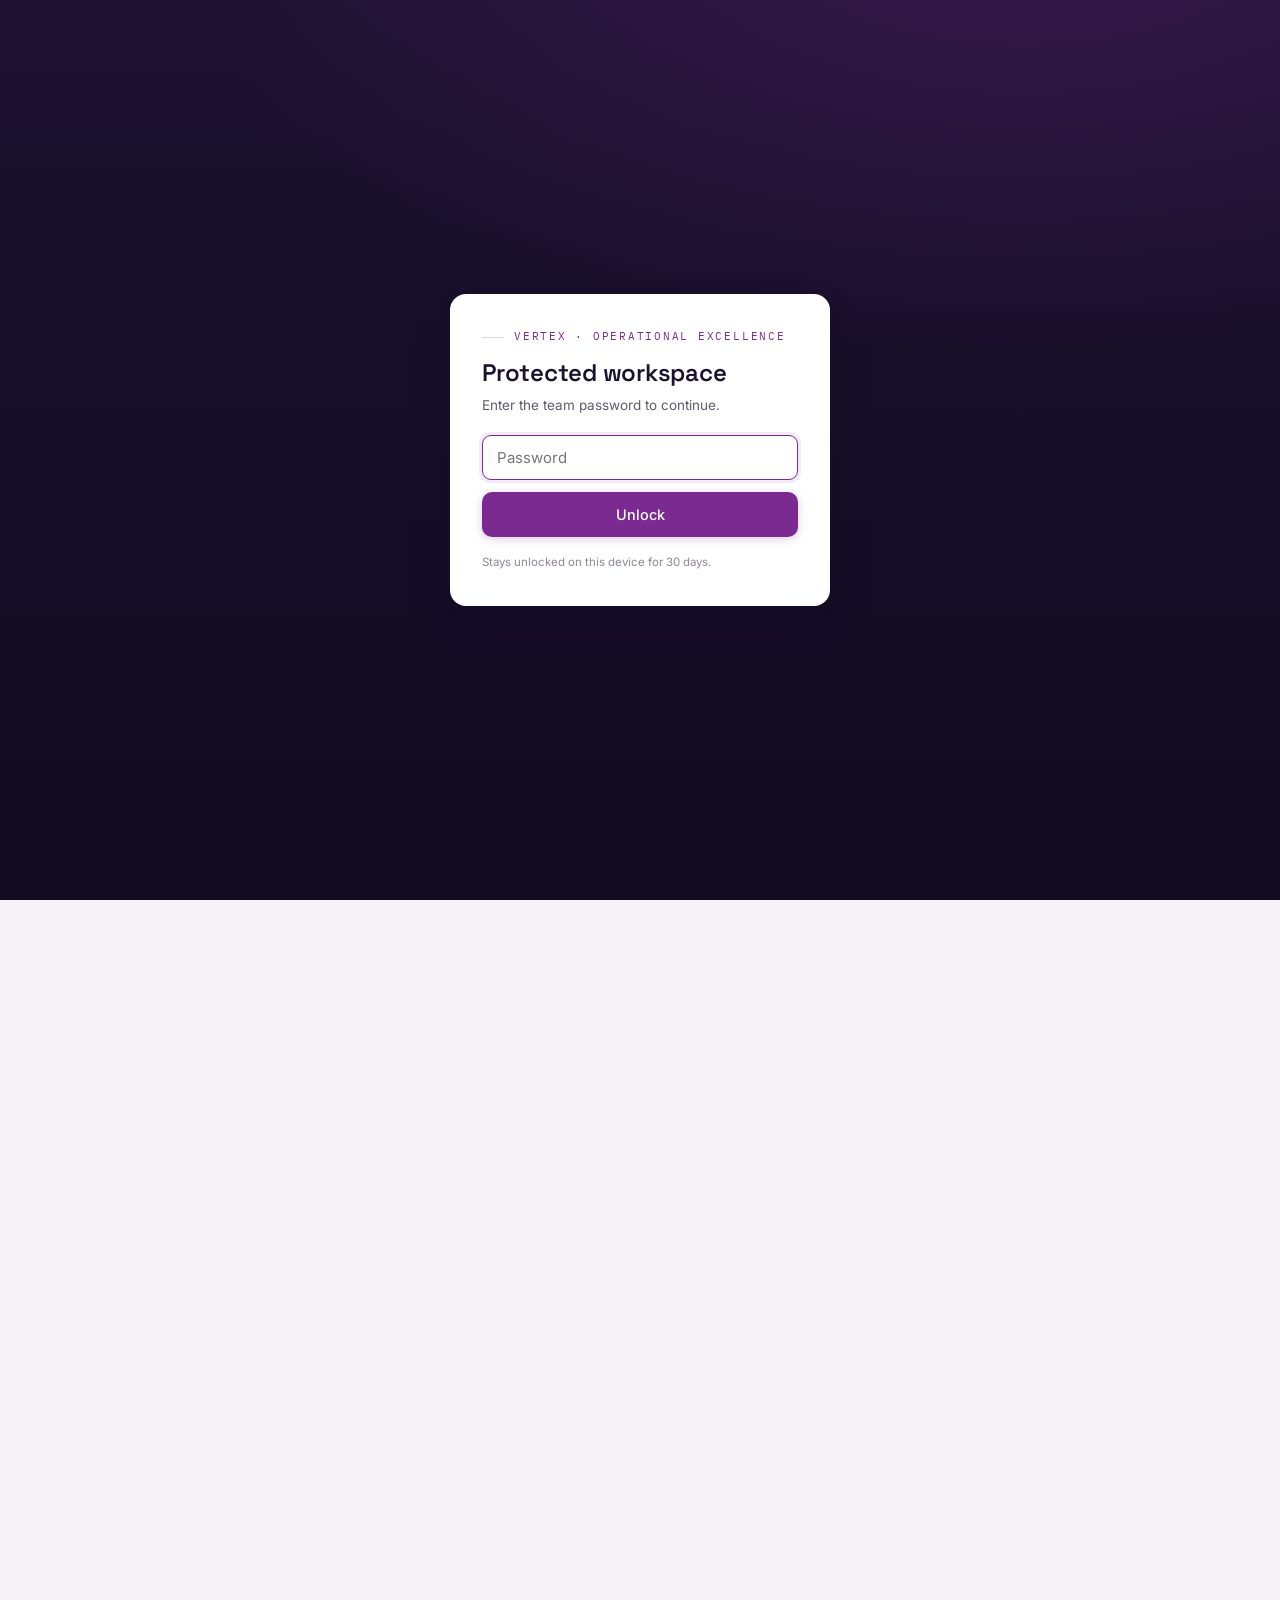
<file: reporting.html>
<!DOCTYPE html>
<html lang="en">
<head>
<meta charset="UTF-8" />
<meta name="viewport" content="width=device-width, initial-scale=1.0" />
<title>Reporting · Operational Excellence</title>
<link rel="preconnect" href="https://fonts.googleapis.com">
<link rel="preconnect" href="https://fonts.gstatic.com" crossorigin>
<link href="https://fonts.googleapis.com/css2?family=Space+Grotesk:wght@400;500;600;700&family=Inter:wght@400;450;500;600&family=IBM+Plex+Mono:wght@400;500&display=swap" rel="stylesheet">
<link rel="stylesheet" href="styles.css?v=8">
<script>(function(){try{if(document.cookie.indexOf('opex_auth=cf7ac5ef7e393ce051627d85c68a730365caf597db6e57ef596de38b4ebc416e')<0)document.documentElement.classList.add('gate-lock');}catch(e){document.documentElement.classList.add('gate-lock');}})();</script>
</head>
<body data-page="reporting">

<button class="menu-btn" id="menuBtn" aria-label="Open navigation">
  <svg viewBox="0 0 24 24" fill="none" stroke="currentColor" stroke-width="2"><line x1="4" y1="7" x2="20" y2="7"/><line x1="4" y1="12" x2="20" y2="12"/><line x1="4" y1="17" x2="20" y2="17"/></svg>
</button>
<div class="backdrop" id="backdrop"></div>

<div class="shell">
  <aside class="side" id="side"></aside>

  <main class="main">
    <section>
      <div class="wrap reveal">
        <div class="eyebrow">04 — Reporting</div>
        <h3 class="sec-h">How we know it's working — and how we tell the story</h3>
        <p class="lede">A lean set of metrics tied to the goals, a steady reporting cadence, and views leaders can rely on to make decisions faster and defend them.</p>

        <h4 style="font-size:15px;margin-top:36px;color:var(--slate);font-family:'IBM Plex Mono',monospace;letter-spacing:.06em;text-transform:uppercase;font-weight:500;">What we measure</h4>
        <div class="kpis">
          <div class="kpi"><div class="k">Intake response time</div><div class="v"><span data-stat="intakeResponseDays">—</span><small style="font-size:16px;color:var(--muted);"> days</small></div><div class="meta" data-stat="intakeResponseMeta">Target ≤ 5 days</div><div class="bar"><i class="g" data-bar="intakeResponseBar" style="width:0;"></i></div></div>
          <div class="kpi"><div class="k">Requests triaged</div><div class="v">0</div><div class="meta">total to date</div></div>
          <div class="kpi"><div class="k">Active charters</div><div class="v">0</div><div class="meta">scoped &amp; in delivery</div></div>
          <div class="kpi"><div class="k">Where we're working</div><div class="v">0<small style="font-size:16px;color:var(--muted);">/5</small></div><div class="meta">pillars with an active project</div></div>
        </div>
        <p class="snapshot-note" style="text-align:left;margin-top:10px;">Live portfolio counts (active, in triage, completed) are on the <a href="index.html" style="color:var(--signal);border-bottom:1px solid var(--signal-line);">Home</a> snapshot, pulled from the sheet.</p>

        <h4 style="font-size:15px;margin-top:46px;color:var(--slate);font-family:'IBM Plex Mono',monospace;letter-spacing:.06em;text-transform:uppercase;font-weight:500;">Reporting &amp; review cadence</h4>
        <div class="tbl-wrap">
          <table>
            <thead><tr><th>Report</th><th>Audience</th><th>Cadence</th><th>Review focus</th></tr></thead>
            <tbody>
              <tr><td><a href="index.html#portfolio" style="color:var(--signal);border-bottom:1px solid var(--signal-line);">Active portfolio</a></td><td>Everyone</td><td class="mono">Live</td><td>N/A, live document — no standing review.</td></tr>
              <tr><td>Triage log</td><td>OpEx team + project leads</td><td class="mono">Weekly</td><td>Process new requests, set priorities, unblock active work.</td></tr>
              <tr><td>Portfolio summary</td><td>Operations &amp; RE LT</td><td class="mono">Monthly</td><td>Review status, metrics, and priorities with leadership.</td></tr>
              <tr><td>Strategy &amp; framework overview</td><td>Operations &amp; RE LT</td><td class="mono">Quarterly</td><td>Reassess goals, scoring changes, SOPs, and roadmap.</td></tr>
            </tbody>
          </table>
        </div>
        <p class="snapshot-note" style="text-align:left;margin-top:10px;">The Active Portfolio is the single source — every other report rolls up from the same sheet.</p>

        <h4 style="font-size:15px;margin-top:46px;color:var(--slate);font-family:'IBM Plex Mono',monospace;letter-spacing:.06em;text-transform:uppercase;font-weight:500;">Status definitions</h4>
        <div class="tbl-wrap">
          <table>
            <thead><tr><th>Status</th><th>What it means</th><th style="width:140px;">Shown as</th></tr></thead>
            <tbody>
              <tr><td>In triage</td><td>Submitted; awaiting accept / score / owner.</td><td><span class="pill triage">In triage</span></td></tr>
              <tr><td>In progress</td><td>Accepted and chartered; actively being delivered.</td><td><span class="pill prog">In progress</span></td></tr>
              <tr><td>On hold</td><td>Paused — blocked, deprioritized, or awaiting input.</td><td><span class="pill hold">On hold</span></td></tr>
              <tr><td>Done</td><td>Outcome delivered and accepted; closed.</td><td><span class="pill done">Done</span></td></tr>
            </tbody>
          </table>
        </div>
        <p class="snapshot-note" style="text-align:left;margin-top:10px;">These statuses drive the pills and filters on the <a href="index.html" style="color:var(--signal);border-bottom:1px solid var(--signal-line);">Active Portfolio</a>.</p>
      </div>
    </section>
  </main>
</div>

<script src="app.js?v=8"></script>
</body>
</html>
</file>
<file: styles.css>
:root{
  /* Vertex-inspired palette: deep aubergine + purple/magenta accent */
  --ink:#1C1230; --ink-2:#26183B; --slate:#3E2C53;
  --paper:#F5F3F8; --surface:#FFFFFF; --surface-2:#FAF8FC;
  --line:#E7E2EE; --line-2:#EFEBF4;
  --text:#211A2B; --muted:#615A6E; --faint:#8E8699;
  --signal:#7A2A90; --signal-2:#9A3FB0; --signal-soft:#F3E9F8; --signal-line:#E4D2EC;
  --ok:#2C7A57; --ok-soft:#E4F0EA;
  --info:#3A5F9E; --info-soft:#E7ECF6;
  --hold:#6A6577; --hold-soft:#EEECF1;
  --shadow:0 1px 2px rgba(28,18,48,.05), 0 8px 24px rgba(28,18,48,.07);
  --shadow-lg:0 4px 12px rgba(28,18,48,.10), 0 24px 48px rgba(28,18,48,.12);
  --r:14px; --r-sm:9px;
}
*{box-sizing:border-box;}
html{scroll-behavior:smooth;}
@media (prefers-reduced-motion:reduce){html{scroll-behavior:auto;}}
body{
  margin:0; background:var(--paper); color:var(--text);
  font-family:"Inter",system-ui,sans-serif; font-size:15px; line-height:1.6;
  -webkit-font-smoothing:antialiased;
}
h1,h2,h3,h4{font-family:"Space Grotesk",sans-serif; margin:0; line-height:1.12; letter-spacing:-.01em; color:var(--ink);}
p{margin:0;}
a{color:inherit; text-decoration:none;}
.mono{font-family:"IBM Plex Mono",monospace;}

/* ---------- layout shell ---------- */
.shell{display:grid; grid-template-columns:268px 1fr; min-height:100vh;}

/* ---------- sidebar (control panel) ---------- */
.side{
  background:var(--ink); color:#CFC6DB; position:sticky; top:0; height:100vh;
  display:flex; flex-direction:column; padding:26px 0 18px; overflow-y:auto;
  border-right:1px solid #120B1F;
}
.brand{padding:0 26px 22px; border-bottom:1px solid #322244; margin-bottom:14px;}
.brand .eyebrow{font-family:"IBM Plex Mono",monospace; font-size:10.5px; letter-spacing:.22em; color:var(--signal-2); text-transform:uppercase;}
.brand h1{color:#fff; font-size:20px; font-weight:600; margin-top:9px; line-height:1.05;}
.brand .sub{font-size:12px; color:#9387A6; margin-top:7px; line-height:1.4;}
.nav{padding:4px 14px; display:flex; flex-direction:column; gap:1px; flex:1;}
.nav .label{font-family:"IBM Plex Mono",monospace; font-size:10px; letter-spacing:.18em; color:#6E607F; text-transform:uppercase; padding:14px 12px 7px;}
.nav a{
  display:flex; align-items:center; gap:12px; padding:9px 12px; border-radius:8px;
  font-size:13.5px; color:#B7ABC8; transition:background .15s,color .15s; position:relative; cursor:pointer;
}
.nav a .n{font-family:"IBM Plex Mono",monospace; font-size:11px; color:#6E607F; width:18px; transition:color .15s;}
.nav a:hover{background:#2A1B3D; color:#F0EAF6;}
.nav a.active{background:#301F46; color:#fff;}
.nav a.active .n{color:var(--signal-2);}
.nav a.active::before{content:""; position:absolute; left:-14px; top:7px; bottom:7px; width:3px; background:var(--signal-2); border-radius:0 3px 3px 0;}
.nav a.cta{background:var(--signal); color:#fff; margin:6px 0 2px; font-weight:500; justify-content:center; gap:8px; border:none; font-family:inherit;}
.nav a.cta:hover{background:var(--signal-2);}
.nav a.cta .n{display:none;}
.side .foot{padding:14px 26px 0; font-size:11px; color:#6E607F; line-height:1.5; border-top:1px solid #322244; margin-top:10px;}

/* ---------- main ---------- */
.main{min-width:0; display:flex; flex-direction:column;}
.wrap{max-width:1080px; margin:0 auto; padding:0 52px;}
@media (min-width:1500px){ .wrap{max-width:1280px;} }
section{padding:74px 0; border-bottom:1px solid var(--line);}
section:last-child{border-bottom:none;}
.eyebrow{font-family:"IBM Plex Mono",monospace; font-size:11px; letter-spacing:.16em; text-transform:uppercase; color:var(--signal); display:flex; align-items:center; gap:10px;}
.eyebrow::before{content:""; width:22px; height:1px; background:var(--signal-line);}
.sec-h{font-size:30px; font-weight:600; margin:16px 0 14px; letter-spacing:-.02em;}
.lede{font-size:16.5px; color:var(--muted); max-width:74ch; line-height:1.62;}

/* ---------- hero ---------- */
.hero{
  background:
    radial-gradient(120% 90% at 88% -10%, rgba(122,42,144,.12), transparent 55%),
    linear-gradient(180deg,#fff 0%, var(--surface-2) 100%);
  border-bottom:1px solid var(--line);
}
.hero .wrap{padding-top:78px; padding-bottom:70px;}
.hero .eyebrow{color:var(--signal);}
.hero h2{font-size:46px; font-weight:600; letter-spacing:-.03em; margin:18px 0 0; line-height:1.04;}
.hero h2 .amp{color:var(--signal);}
.hero .pitch{font-size:18px; color:var(--muted); margin-top:20px; max-width:54ch; line-height:1.58;}
.actions{display:flex; gap:13px; margin-top:30px; flex-wrap:wrap;}
.btn{display:inline-flex; align-items:center; gap:9px; padding:13px 22px; border-radius:10px; font-weight:500; font-size:14.5px; cursor:pointer; border:1px solid transparent; transition:transform .12s, box-shadow .15s, background .15s; font-family:inherit;}
.btn:hover{transform:translateY(-1px);}
.btn-primary{background:var(--signal); color:#fff; box-shadow:0 2px 8px rgba(122,42,144,.25);}
.btn-primary:hover{background:var(--signal-2); box-shadow:0 6px 18px rgba(122,42,144,.30);}
.btn-primary:disabled{opacity:.6; cursor:wait; transform:none;}
.btn-ghost{background:#fff; color:var(--ink); border-color:var(--line); box-shadow:var(--shadow);}
.btn-ghost:hover{border-color:#CDBFDA;}
.btn svg{width:16px; height:16px;}

/* snapshot strip */
.snapshot{display:grid; grid-template-columns:repeat(3,1fr); gap:1px; margin-top:46px; background:var(--line); border:1px solid var(--line); border-radius:var(--r); overflow:hidden; box-shadow:var(--shadow);}
.snap{background:#fff; padding:20px 22px;}
.snap .k{font-family:"IBM Plex Mono",monospace; font-size:10.5px; letter-spacing:.1em; text-transform:uppercase; color:var(--faint);}
.snap .v{font-family:"Space Grotesk",sans-serif; font-size:30px; font-weight:600; color:var(--ink); margin-top:8px; line-height:1; letter-spacing:-.02em;}
.snap .d{font-size:12px; color:var(--muted); margin-top:7px;}
.snap .v small{font-size:14px; color:var(--muted); font-weight:500;}
.snapshot-note{font-family:"IBM Plex Mono",monospace; font-size:11px; color:var(--faint); margin-top:12px; text-align:right;}

/* ---------- content blocks ---------- */
.grid-2{display:grid; grid-template-columns:1fr 1fr; gap:18px; margin-top:30px;}
.card{background:#fff; border:1px solid var(--line); border-radius:var(--r); padding:24px; box-shadow:var(--shadow); transition:transform .15s, box-shadow .2s, border-color .2s;}
.card:hover{transform:translateY(-2px); box-shadow:var(--shadow-lg); border-color:#DDD2E6;}
.card h4{font-size:16.5px; font-weight:600; margin-bottom:8px;}
.card p{font-size:14px; color:var(--muted); line-height:1.55;}
.card .tag{font-family:"IBM Plex Mono",monospace; font-size:10.5px; letter-spacing:.1em; color:var(--signal); text-transform:uppercase; display:block; margin-bottom:11px;}

.scope{display:flex; flex-wrap:wrap; gap:9px; margin-top:26px;}
.chip{padding:8px 15px; background:#fff; border:1px solid var(--line); border-radius:50px; font-size:13.5px; color:var(--slate); box-shadow:var(--shadow); display:inline-flex; align-items:center; gap:8px;}
.chip .dot{width:7px; height:7px; border-radius:50%; background:var(--signal);}

.principles{margin-top:28px; border:1px solid var(--line); border-radius:var(--r); overflow:hidden; box-shadow:var(--shadow); background:#fff;}
.prin{display:grid; grid-template-columns:200px 1fr; gap:0; border-bottom:1px solid var(--line-2);}
.prin:last-child{border-bottom:none;}
.prin dt{font-family:"Space Grotesk",sans-serif; font-weight:600; font-size:14.5px; color:var(--ink); padding:16px 20px; background:var(--surface-2); border-right:1px solid var(--line-2);}
.prin dd{margin:0; padding:16px 20px; font-size:14px; color:var(--muted); line-height:1.55;}

/* flow / workflow */
.flow{display:flex; gap:0; margin-top:30px; counter-reset:step; flex-wrap:wrap;}
.step{flex:1; min-width:140px; position:relative; padding:0 8px;}
.step .num{font-family:"IBM Plex Mono",monospace; font-size:12px; color:var(--signal); font-weight:500;}
.step .t{font-family:"Space Grotesk",sans-serif; font-weight:600; font-size:15px; margin:9px 0 6px; color:var(--ink);}
.step .x{font-size:13px; color:var(--muted); line-height:1.5;}
.step:not(:last-child)::after{content:"→"; position:absolute; right:-7px; top:-2px; color:var(--faint); font-size:15px;}

/* tables */
.tbl-wrap{margin-top:26px; border:1px solid var(--line); border-radius:var(--r); overflow:hidden; box-shadow:var(--shadow); background:#fff;}
table{width:100%; border-collapse:collapse; font-size:14px;}
thead th{background:var(--ink); color:#fff; text-align:left; padding:13px 18px; font-family:"IBM Plex Mono",monospace; font-weight:500; font-size:11px; letter-spacing:.08em; text-transform:uppercase;}
tbody td{padding:13px 18px; border-bottom:1px solid var(--line-2); color:var(--text); vertical-align:middle;}
tbody tr:last-child td{border-bottom:none;}
tbody tr:nth-child(even){background:var(--surface-2);}
tbody tr{transition:background .12s;}
tbody tr:hover{background:var(--signal-soft);}
.tbl-state td{text-align:center; color:var(--faint); font-family:"IBM Plex Mono",monospace; font-size:12px; padding:26px 18px;}
.tbl-state td:hover{background:transparent;}
.raci{font-family:"IBM Plex Mono",monospace; font-weight:500; font-size:12px; display:inline-flex; min-width:24px; height:24px; align-items:center; justify-content:center; padding:0 7px; border-radius:6px;}
.raci.R{background:var(--info-soft); color:var(--info);}
.raci.A{background:var(--signal-soft); color:var(--signal);}
.raci.C{background:var(--hold-soft); color:var(--hold);}
.raci.I{background:transparent; color:var(--faint);}

/* status pills */
.pill{display:inline-flex; align-items:center; gap:6px; font-size:12px; font-weight:500; padding:4px 11px; border-radius:50px; white-space:nowrap;}
.pill::before{content:""; width:6px; height:6px; border-radius:50%; background:currentColor;}
.pill.prog{background:var(--info-soft); color:var(--info);}
.pill.triage{background:var(--signal-soft); color:var(--signal);}
.pill.done{background:var(--ok-soft); color:var(--ok);}
.pill.hold{background:var(--hold-soft); color:var(--hold);}

/* portfolio */
.filters{display:flex; gap:8px; margin-top:26px; flex-wrap:wrap; align-items:center;}
.filters .fl{font-family:"IBM Plex Mono",monospace; font-size:10.5px; letter-spacing:.1em; text-transform:uppercase; color:var(--faint); margin-right:4px;}
.fbtn{padding:7px 14px; border:1px solid var(--line); background:#fff; border-radius:50px; font-size:13px; cursor:pointer; color:var(--muted); font-family:inherit; transition:all .14s;}
.fbtn:hover{border-color:#CDBFDA; color:var(--text);}
.fbtn.on{background:var(--ink); color:#fff; border-color:var(--ink);}

/* metrics */
.kpis{display:grid; grid-template-columns:repeat(2,1fr); gap:16px; margin-top:30px;}
.kpi{background:#fff; border:1px solid var(--line); border-radius:var(--r); padding:22px; box-shadow:var(--shadow);}
.kpi .k{font-size:13px; color:var(--muted); font-weight:500;}
.kpi .v{font-family:"Space Grotesk",sans-serif; font-size:32px; font-weight:600; color:var(--ink); margin:10px 0 4px; letter-spacing:-.02em;}
.kpi .meta{font-family:"IBM Plex Mono",monospace; font-size:11px; color:var(--faint);}
.kpi .bar{height:5px; background:var(--line-2); border-radius:3px; margin-top:13px; overflow:hidden;}
.kpi .bar i{display:block; height:100%; background:var(--signal); border-radius:3px; transition:width .5s ease;}
.kpi .bar i.g{background:var(--ok);}

.cadence{margin-top:28px; display:flex; flex-direction:column; gap:0;}
.cad{display:grid; grid-template-columns:120px 1fr; gap:20px; padding:18px 0; border-top:1px solid var(--line);}
.cad:last-child{border-bottom:1px solid var(--line);}
.cad .when{font-family:"IBM Plex Mono",monospace; font-size:12px; color:var(--signal); font-weight:500; letter-spacing:.04em; padding-top:2px;}
.cad .what strong{font-family:"Space Grotesk",sans-serif; font-size:15px; display:block; margin-bottom:4px; color:var(--ink);}
.cad .what span{font-size:13.5px; color:var(--muted);}

/* form fields (used inside the modal) */
.field{display:flex; flex-direction:column; gap:7px;}
.field.full{grid-column:1/-1;}
.field label{font-size:13px; font-weight:500; color:var(--slate);}
.field label .req{color:var(--signal); margin-left:2px;}
.field input,.field select,.field textarea{
  font-family:inherit; font-size:14px; padding:11px 13px; border:1px solid var(--line);
  border-radius:var(--r-sm); background:var(--surface-2); color:var(--text); transition:border-color .15s, box-shadow .15s, background .15s;
}
.field input:focus,.field select:focus,.field textarea:focus{
  outline:none; border-color:var(--signal); background:#fff; box-shadow:0 0 0 3px var(--signal-soft);
}
.field input.invalid,.field select.invalid,.field textarea.invalid{border-color:#C0392B; box-shadow:0 0 0 3px rgba(192,57,43,.12);}
.field textarea{resize:vertical; min-height:84px;}
.frow{display:grid; grid-template-columns:1fr 1fr; gap:18px; margin-bottom:18px;}

/* ---------- modal (intake popup) ---------- */
.modal-backdrop{
  position:fixed; inset:0; background:rgba(20,12,32,.55); backdrop-filter:blur(2px);
  display:none; align-items:flex-start; justify-content:center; z-index:80; padding:40px 20px; overflow-y:auto;
}
.modal-backdrop.show{display:flex;}
.modal{
  background:#fff; border-radius:var(--r); box-shadow:var(--shadow-lg); width:100%; max-width:680px;
  margin:auto; animation:modalIn .2s ease;
}
@keyframes modalIn{from{opacity:0; transform:translateY(10px);} to{opacity:1; transform:none;}}
@media (prefers-reduced-motion:reduce){.modal{animation:none;}}
.modal-head{display:flex; align-items:flex-start; justify-content:space-between; gap:16px; padding:26px 28px 0;}
.modal-head .eyebrow{margin-bottom:8px;}
.modal-head h3{font-size:23px; font-weight:600;}
.modal-head p{font-size:14px; color:var(--muted); margin-top:8px; line-height:1.5;}
.modal-close{background:var(--surface-2); border:1px solid var(--line); border-radius:9px; width:36px; height:36px; flex-shrink:0; cursor:pointer; display:inline-flex; align-items:center; justify-content:center; color:var(--muted); transition:all .14s;}
.modal-close:hover{background:#fff; color:var(--ink); border-color:#CDBFDA;}
.modal-close svg{width:18px; height:18px;}
.modal-body{padding:22px 28px 28px;}
.modal-foot{display:flex; align-items:center; justify-content:space-between; margin-top:8px; gap:16px; flex-wrap:wrap;}
.modal-foot .note{font-size:12.5px; color:var(--muted); max-width:42ch;}
.form-error{display:none; color:#C0392B; font-size:13px; margin-top:14px;}
.form-error.show{display:block;}
.confirm{display:none; background:var(--ok-soft); border:1px solid #BFE0CD; border-radius:var(--r); padding:22px 24px; align-items:flex-start; gap:14px;}
.confirm.show{display:flex;}
.confirm svg{width:22px; height:22px; color:var(--ok); flex-shrink:0; margin-top:1px;}
.confirm strong{font-family:"Space Grotesk",sans-serif; color:var(--ink); display:block; margin-bottom:3px;}
.confirm p{font-size:13.5px; color:var(--muted);}

/* ---------- password gate ---------- */
.gate{
  position:fixed; inset:0; z-index:200; display:none; align-items:center; justify-content:center; padding:24px;
  background:
    radial-gradient(120% 90% at 80% -10%, rgba(122,42,144,.30), transparent 55%),
    linear-gradient(180deg, var(--ink) 0%, #120B1F 100%);
}
.gate.show{display:flex;}
html.gated body > *:not(.gate){filter:blur(0);} /* content hidden via .gate-lock instead */
html.gate-lock{overflow:hidden;}
html.gate-lock body > *:not(.gate){visibility:hidden;}
.gate-card{width:100%; max-width:380px; background:#fff; border-radius:16px; box-shadow:var(--shadow-lg); padding:34px 32px; text-align:left;}
.gate-card .eyebrow{color:var(--signal); margin-bottom:14px;}
.gate-card h2{font-size:24px; font-weight:600; color:var(--ink);}
.gate-card p{font-size:13.5px; color:var(--muted); margin-top:8px; line-height:1.5;}
.gate-card form{margin-top:20px; display:flex; flex-direction:column; gap:12px;}
.gate-card input{
  font-family:inherit; font-size:15px; padding:12px 14px; border:1px solid var(--line);
  border-radius:var(--r-sm); background:var(--surface-2); color:var(--text);
}
.gate-card input:focus{outline:none; border-color:var(--signal); background:#fff; box-shadow:0 0 0 3px var(--signal-soft);}
.gate-card input.invalid{border-color:#C0392B; box-shadow:0 0 0 3px rgba(192,57,43,.12);}
.gate-err{display:none; color:#C0392B; font-size:13px;}
.gate-err.show{display:block;}
.gate-card .note{font-size:11.5px; color:var(--faint); margin-top:4px;}

/* equal-width RACI columns */
.raci-tbl{table-layout:fixed;}

/* Our Focus pillar label */
.prin dt .pillar-k{display:block; font-family:"IBM Plex Mono",monospace; font-size:10px; letter-spacing:.14em; text-transform:uppercase; color:var(--signal); margin-bottom:5px; font-weight:500;}

/* priority matrix (2x2) */
.matrix{display:grid; grid-template-columns:80px 1fr 1fr; grid-template-rows:1fr 1fr auto; gap:12px; margin-top:24px;}
.matrix .m-yl{display:flex; align-items:center; justify-content:flex-end; text-align:right; font-family:"IBM Plex Mono",monospace; font-size:11px; letter-spacing:.06em; text-transform:uppercase; color:var(--faint);}
.matrix .m-xl{text-align:center; font-family:"IBM Plex Mono",monospace; font-size:11px; letter-spacing:.06em; text-transform:uppercase; color:var(--faint); padding-top:4px;}
.matrix .quad{background:#fff; border:1px solid var(--line); border-top:3px solid var(--line); border-radius:var(--r); padding:18px 18px 16px; box-shadow:var(--shadow); display:flex; flex-direction:column; min-height:132px; transition:transform .15s, box-shadow .2s;}
.matrix .quad:hover{transform:translateY(-2px); box-shadow:var(--shadow-lg);}
.matrix .quad .quad-tag{font-family:"Space Grotesk",sans-serif; font-weight:600; font-size:15.5px; color:var(--ink);}
.matrix .quad .quad-meta{font-family:"IBM Plex Mono",monospace; font-size:10px; letter-spacing:.08em; text-transform:uppercase; color:var(--faint); margin:5px 0 10px;}
.matrix .quad p{font-size:13.5px; color:var(--muted); line-height:1.5; margin:0;}
.matrix .quad-win{border-top-color:var(--ok); background:linear-gradient(180deg,var(--ok-soft),#fff 62%);}
.matrix .quad-win .quad-tag{color:var(--ok);}
.matrix .quad-bet{border-top-color:var(--signal); background:linear-gradient(180deg,var(--signal-soft),#fff 62%);}
.matrix .quad-bet .quad-tag{color:var(--signal);}
.matrix .quad-reeval{border-top-color:var(--info); background:linear-gradient(180deg,var(--info-soft),#fff 62%);}
.matrix .quad-reeval .quad-tag{color:var(--info);}
.matrix .quad-stop{border-top-color:var(--hold); background:linear-gradient(180deg,var(--hold-soft),#fff 62%);}
.matrix .quad-stop .quad-tag{color:var(--hold);}
@media (max-width:720px){
  .matrix{grid-template-columns:1fr; grid-template-rows:none;}
  .matrix .m-yl,.matrix .m-xl,.matrix .m-corner{display:none;}
}

/* home "what our work advances" pillar list */
.pillars{list-style:none; margin:26px 0 0; padding:0; display:flex; flex-direction:column; gap:10px; max-width:560px;}
.pillars li{display:flex; align-items:center; gap:14px; background:#fff; border:1px solid var(--line); border-radius:var(--r-sm); padding:13px 16px; box-shadow:var(--shadow); font-family:"Space Grotesk",sans-serif; font-weight:500; font-size:15px; color:var(--ink); transition:transform .14s, box-shadow .2s, border-color .2s;}
.pillars li:hover{transform:translateX(3px); border-color:#DDD2E6;}
.pillars li .pn{font-family:"IBM Plex Mono",monospace; font-size:11px; color:var(--signal); font-weight:500; letter-spacing:.06em; min-width:20px;}

/* clickable flow steps → popup */
.step-pop{cursor:pointer;}
.step-pop .t{transition:color .14s;}
.step-pop:hover .t{color:var(--signal);}
.step-hint{font-family:"IBM Plex Mono",monospace; font-size:11px; color:var(--signal); margin-top:7px; opacity:.85; transition:opacity .14s;}
.step-pop:hover .step-hint{opacity:1;}

/* governance roles table */
.roles-tbl td:first-child{font-weight:600; color:var(--ink);}
.roles-tbl .role-sub{display:block; font-weight:400; font-size:12.5px; color:var(--muted); margin-top:3px;}

/* Our Focus: vertically center pillar name + description in each row */
.prin dt, .prin dd{display:flex; flex-direction:column; justify-content:center;}

/* footer */
.pagefoot{background:var(--ink); color:#9387A6; padding:34px 0; margin-top:auto;}
.pagefoot .wrap{display:flex; justify-content:space-between; align-items:center; gap:20px; flex-wrap:wrap;}
.pagefoot .eyebrow{color:var(--signal-2);}
.pagefoot .eyebrow::before{background:#4A3860;}
.pagefoot p{font-size:12.5px; line-height:1.6;}
.pagefoot .r{font-family:"IBM Plex Mono",monospace; font-size:11px; color:#6E607F; text-align:right;}

/* reveal */
.reveal{opacity:0; transform:translateY(14px); transition:opacity .6s ease, transform .6s ease;}
.reveal.in{opacity:1; transform:none;}
@media (prefers-reduced-motion:reduce){.reveal{opacity:1; transform:none; transition:none;}}

/* mobile */
.menu-btn{display:none;}
@media (max-width:880px){
  .shell{grid-template-columns:1fr;}
  .side{position:fixed; left:0; top:0; width:268px; z-index:50; transform:translateX(-100%); transition:transform .25s; box-shadow:var(--shadow-lg);}
  .side.open{transform:none;}
  .menu-btn{display:inline-flex; position:fixed; top:14px; left:14px; z-index:60; background:var(--ink); color:#fff; border:none; width:44px; height:44px; border-radius:11px; align-items:center; justify-content:center; cursor:pointer; box-shadow:var(--shadow-lg);}
  .menu-btn svg{width:20px; height:20px;}
  .backdrop{display:none; position:fixed; inset:0; background:rgba(10,8,16,.5); z-index:40;}
  .backdrop.show{display:block;}
  .wrap{padding:0 22px;}
  .hero .wrap{padding-top:84px;}
  .hero h2{font-size:34px;}
  .snapshot{grid-template-columns:1fr;}
  .grid-2,.frow,.kpis{grid-template-columns:1fr;}
  .flow{flex-direction:column; gap:18px;}
  .step:not(:last-child)::after{content:"↓"; right:auto; left:8px; top:auto; bottom:-16px;}
  .prin{grid-template-columns:1fr;}
  .prin dt{border-right:none; border-bottom:1px solid var(--line-2);}
  .cad{grid-template-columns:1fr; gap:6px;}
  .tbl-wrap{overflow-x:auto;}
  table{min-width:560px;}
}
</file>
